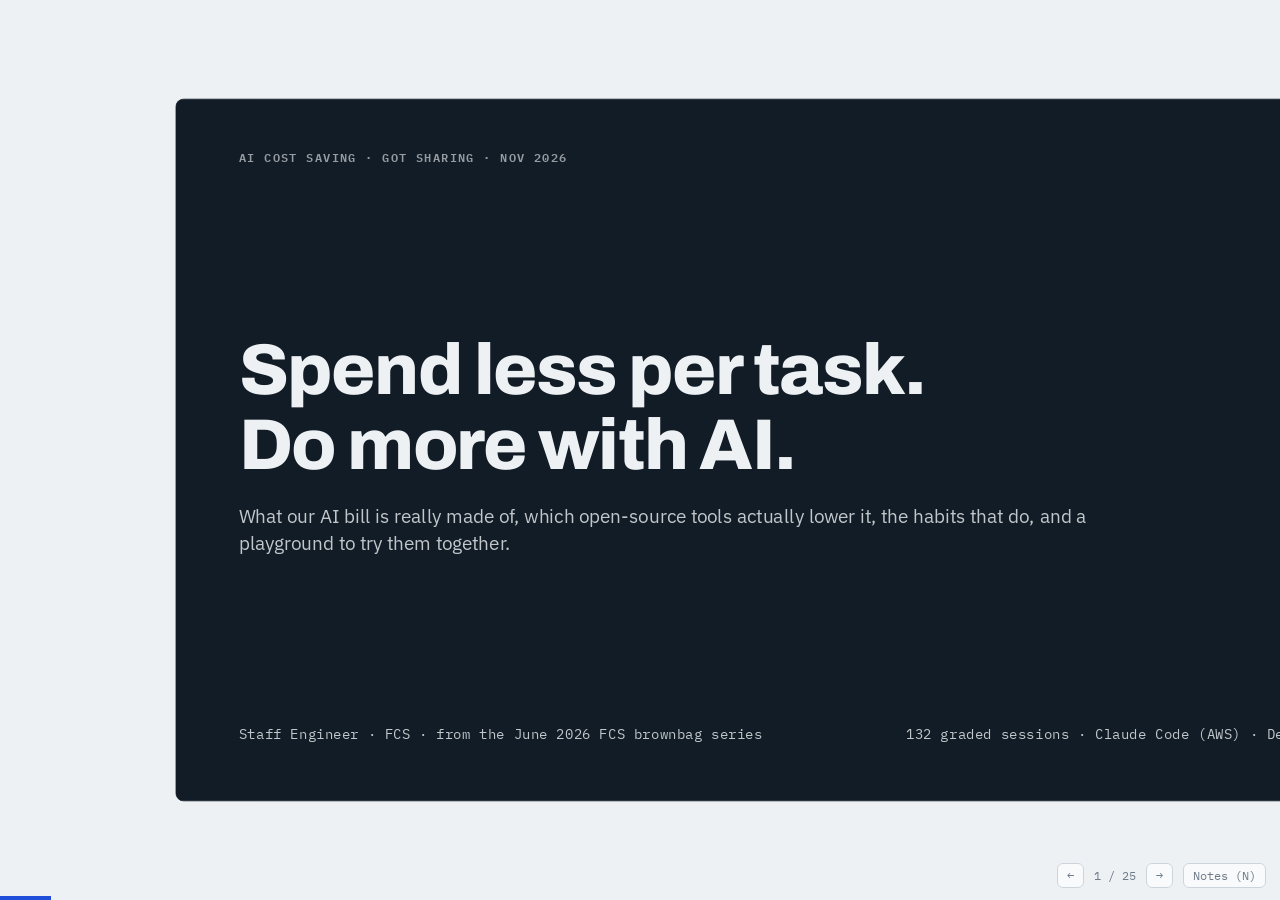
<file: index.html>
<!doctype html><html lang="en"><head><meta charset="utf-8">
<meta http-equiv="refresh" content="0; url=experiments/2026-11-got-sharing/deck/">
<title>cost-saving-ai</title></head><body>
<p><a href="experiments/2026-11-got-sharing/deck/">Open the deck</a> · <a href="https://github.com/ssoya010-hash/cost-saving-ai">Repository</a></p>
</body></html>
</file>
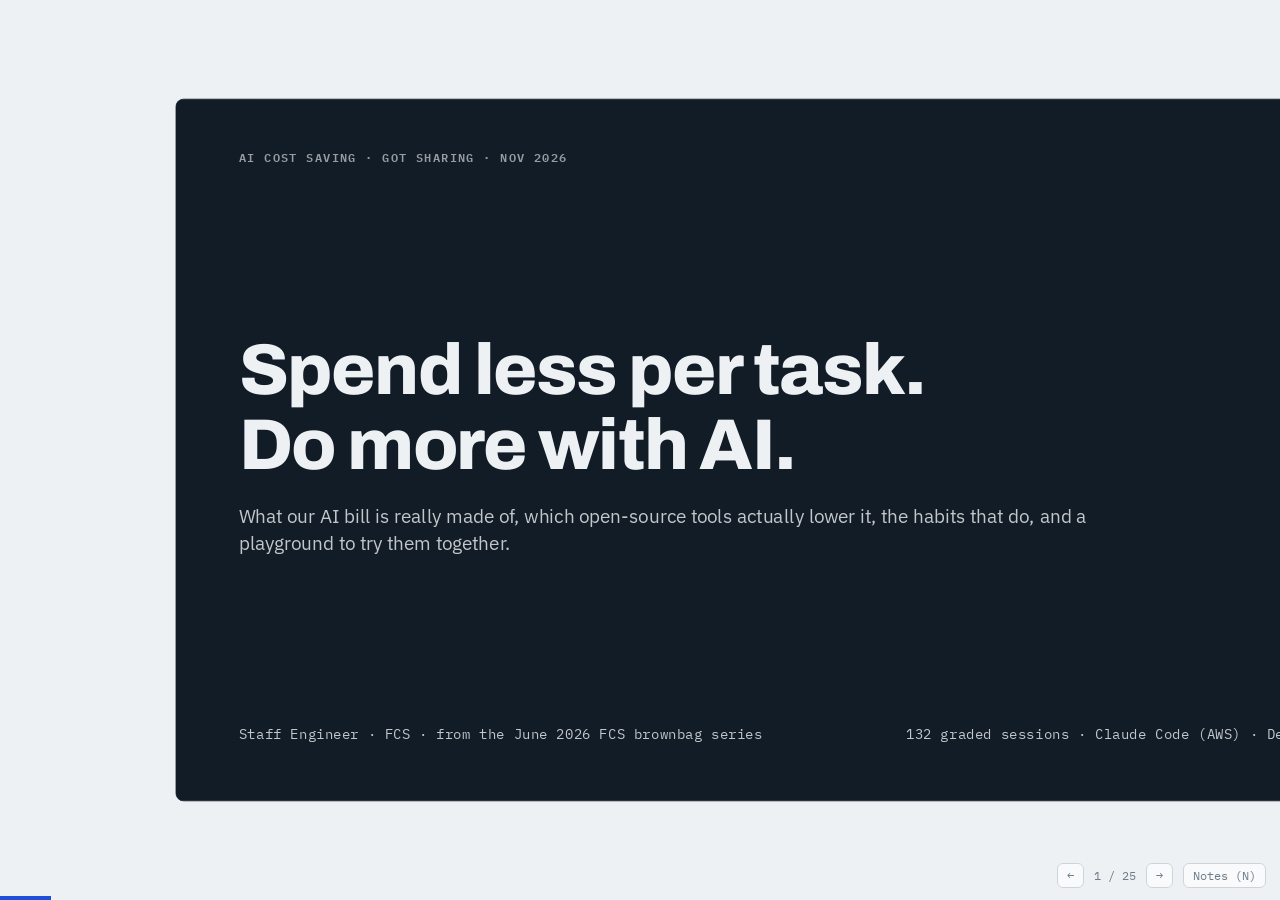
<file: experiments/2026-11-got-sharing/deck/index.html>
<!doctype html>
<html lang="en">
<head>
<meta charset="utf-8">
<meta name="viewport" content="width=device-width,initial-scale=1,viewport-fit=cover">
<title>Spend Less, Do More with AI</title>
<meta name="description" content="AI coding cost saving: what the bill is made of, which tools help, the usage patterns we should adopt, and the playground to try them.">
<link rel="preconnect" href="https://fonts.googleapis.com">
<link rel="preconnect" href="https://fonts.gstatic.com" crossorigin>
<link rel="stylesheet" href="https://fonts.googleapis.com/css2?family=Archivo:wght@500;700;800&family=IBM+Plex+Mono:wght@400;500;600&family=IBM+Plex+Sans:wght@400;500;600;700&display=swap">
<link rel="stylesheet" href="assets/deck.css">
</head>
<body>
<div class="stage"><div class="deck">

<!-- ============================================================ 1. TITLE -->
<section class="slide dark" data-title="Title">
  <p class="eyebrow">AI cost saving · GOT sharing · Nov 2026</p>
  <div class="col" style="margin-top:auto;gap:26px">
    <h1 style="font-size:92px;max-width:1300px">Spend less per task.<br>Do more with AI.</h1>
    <p class="lede" style="max-width:1100px">What our AI bill is really made of, which open-source tools actually lower it,
      the habits that do, and a playground to try them together.</p>
  </div>
  <div class="row" style="margin-top:auto;justify-content:space-between;align-items:flex-end">
    <p class="mono" style="font-size:18px">Staff Engineer · FCS · from the June 2026 FCS brownbag series</p>
    <p class="mono" style="font-size:18px">132 graded sessions · Claude Code (AWS) · Devin (ACU)</p>
  </div>
  <aside class="note">[인사] 오늘은 AI 비용을 줄여서, 같은 분기 한도 안에서 AI를 더 많이 쓰자는 이야기를 하려고 합니다. 결론부터 다음 장에 한 장으로 보여드리겠습니다.</aside>
</section>

<!-- ============================================================ 2. TL;DR -->
<section class="slide" data-title="TL;DR">
  <p class="eyebrow">TL;DR · if you only see one slide</p>
  <h2>Cheaper tasks mean more AI within the same quarterly cap. Habits beat compression tools.</h2>
  <div class="row" style="gap:20px">
    <div class="card grow top-save"><span class="kpi save">−17%</span><span class="kpi-label"><b>Expected</b> Claude Code saving (range 0 to −31%) from habits + 2 tools</span></div>
    <div class="card grow top-save"><span class="kpi save">−8%</span><span class="kpi-label"><b>Expected</b> Devin cloud saving (0 to −16%); Devin CLI ≈ −10%</span></div>
    <div class="card grow top-cost"><span class="kpi cost">72%</span><span class="kpi-label">of our Claude bill is <b>writing new context into the cache</b>, not raw input</span></div>
    <div class="card grow top-good"><span class="kpi good">0</span><span class="kpi-label">extra tokens from our <b>cost-coach</b>: Mac alerts only, never touches the AI</span></div>
  </div>
  <div class="row" style="gap:20px">
    <div class="card grow"><h3>What we found</h3><p>Popular compressors (rtk 86K★, headroom 79K★, caveman 119K★) cut tokens per payload by 60–99%. In our 54-session re-test with their <b>latest versions</b>, none lowered the billed cost (−5% to +63%).</p></div>
    <div class="card grow"><h3>What works</h3><p>Changing <b>what the agent does</b>: fewer turns, smaller and stable context, no cache rebuilds, less code. TokenEconomizer, Ponytail rule, codegraph on big repos.</p></div>
    <div class="card grow"><h3>What we ask</h3><p>Try the <b>playground repo</b>, install cost-coach, and join a GOT-level <b>#ai-playground</b> channel to share results.</p></div>
  </div>
  <div class="foot"><span class="src">Savings are projections from independent benchmarks + our 132 graded sessions (experiments/); to be verified in a pilot.</span><span>2</span></div>
  <aside class="note">[두괄식 요약] 한 장만 보고 가실 분을 위한 요약입니다. 목표는 비용 절감 자체가 아니라, 같은 분기 한도로 AI를 더 많이 쓰는 것입니다. 예상 절감은 Claude 약 17%, Devin 약 8%. 핵심 발견은 별이 많은 압축 도구들이 최신 버전으로 54세션을 다시 재도 실제 청구액을 못 줄이거나 오히려 늘렸다는 것, 그리고 청구액의 72%가 캐시에 새 컨텍스트를 쓰는 비용이라는 것입니다. 마지막으로 플레이그라운드와 채널을 제안드립니다.</aside>
</section>

<!-- ============================================================ 3. WHY -->
<section class="slide" data-title="Why it matters">
  <p class="eyebrow">Why it matters · the quarterly cap</p>
  <h2>Each of us has a quarterly AI budget. Every dollar saved per task is more work done.</h2>
  <div class="row" style="gap:48px;align-items:center;flex:1">
    <div class="col" style="width:520px;gap:18px">
      <p class="lede">Today usage is capped per quarter, roughly <b>$200–1,000 per person</b> depending on role. When the cap runs out, AI work stops until next quarter.</p>
      <p>So the goal is not “spend less”. It is <b>more completed tasks per dollar</b>, so the same cap goes further.</p>
      <div class="callout">−17% cost per task = <span class="mono">+20%</span> more AI work in the same quarter.</div>
    </div>
    <div class="grow">
      <svg viewBox="0 0 860 420" width="100%" role="img" aria-label="Tasks per quarter at different savings levels, illustrative $600 cap">
        <text x="0" y="22" class="ink" font-size="18" font-weight="600">Tasks per quarter with a $600 cap (illustrative, $6 per task today)</text>
        <g class="grid"><line x1="190" y1="50" x2="190" y2="380"/><line x1="395" y1="50" x2="395" y2="380" stroke-dasharray="3 4"/><line x1="600" y1="50" x2="600" y2="380" stroke-dasharray="3 4"/></g>
        <text x="190" y="404" class="m ink3" font-size="14" text-anchor="middle">0</text>
        <text x="395" y="404" class="m ink3" font-size="14" text-anchor="middle">70</text>
        <text x="600" y="404" class="m ink3" font-size="14" text-anchor="middle">140</text>
        <!-- scale: 1 task = 2.93px -->
        <text x="176" y="92" font-size="17" text-anchor="end">Today</text>
        <rect x="190" y="70" width="293" height="34" rx="4" fill="var(--ink-3)"/><text x="493" y="93" class="m ink" font-size="17">100</text>
        <text x="176" y="166" font-size="17" text-anchor="end">−10% (pessimistic)</text>
        <rect x="190" y="144" width="325" height="34" rx="4" fill="var(--save)" opacity=".55"/><text x="525" y="167" class="m ink" font-size="17">111</text>
        <text x="176" y="240" font-size="17" text-anchor="end">−17% (expected)</text>
        <rect x="190" y="218" width="352" height="34" rx="4" fill="var(--save)"/><text x="552" y="241" class="m ink" font-size="17" font-weight="600">120</text>
        <text x="176" y="314" font-size="17" text-anchor="end">−31% (optimistic)</text>
        <rect x="190" y="292" width="425" height="34" rx="4" fill="var(--save)" opacity=".8"/><text x="625" y="315" class="m ink" font-size="17">145</text>
      </svg>
    </div>
  </div>
  <div class="foot"><span class="src">Illustrative: cap and cost per task vary by person. Tasks = cap ÷ cost per task; savings from slide 19.</span><span>3</span></div>
  <aside class="note">[왜 하는가] 지금 AI 사용은 분기별 한도가 있고, 사람마다 대략 200~1000달러 수준입니다. 한도를 다 쓰면 다음 분기까지 AI 작업이 멈춥니다. 그래서 목표는 덜 쓰는 것이 아니라 같은 돈으로 더 많이 끝내는 것입니다. 작업당 비용을 17% 줄이면 같은 한도로 20% 더 많은 작업을 할 수 있습니다. 그래프 숫자는 예시입니다.</aside>
</section>

<!-- ============================================================ 4. JOURNEY -->
<section class="slide" data-title="Our journey">
  <p class="eyebrow">Our journey · since June 2026</p>
  <h2>It started as an FCS brownbag and grew into a measured, shareable playbook.</h2>
  <svg viewBox="0 0 1440 360" width="100%" role="img" aria-label="Timeline from June 2026 brownbag to GOT sharing">
    <line x1="60" y1="120" x2="1380" y2="120" class="axis" stroke-width="3"/>
    <g font-size="17">
      <circle cx="80" cy="120" r="12" fill="var(--ink)"/>
      <text x="80" y="80" class="m ink" text-anchor="middle" font-weight="600">Jun 2026</text>
      <text x="80" y="170" class="ink" text-anchor="middle" font-weight="600">FCS brownbag</text>
      <text x="80" y="196" text-anchor="middle">AI habits &amp; tips</text>
      <text x="80" y="220" text-anchor="middle">inside FCS</text>

      <circle cx="400" cy="120" r="12" fill="var(--ink)"/>
      <text x="400" y="80" class="m ink" text-anchor="middle" font-weight="600">Jul–Oct</text>
      <text x="400" y="170" class="ink" text-anchor="middle" font-weight="600">Cost questions grow</text>
      <text x="400" y="196" text-anchor="middle">quarterly caps, Devin ACU,</text>
      <text x="400" y="220" text-anchor="middle">“does rtk/headroom help?”</text>

      <circle cx="720" cy="120" r="12" fill="var(--accent)"/>
      <text x="720" y="80" class="m ink" text-anchor="middle" font-weight="600">Nov</text>
      <text x="720" y="170" class="ink" text-anchor="middle" font-weight="600">Research + A/B</text>
      <text x="720" y="196" text-anchor="middle">16 tools, 6 independent studies,</text>
      <text x="720" y="220" text-anchor="middle">132 graded billed-cost sessions</text>

      <circle cx="1040" cy="120" r="12" fill="var(--accent)"/>
      <text x="1040" y="80" class="m ink" text-anchor="middle" font-weight="600">Nov</text>
      <text x="1040" y="170" class="ink" text-anchor="middle" font-weight="600">cost-coach</text>
      <text x="1040" y="196" text-anchor="middle">Mac alerts + weekly retro,</text>
      <text x="1040" y="220" text-anchor="middle">zero cost to the AI</text>

      <circle cx="1360" cy="120" r="16" fill="var(--save)"/>
      <text x="1360" y="80" class="m ink" text-anchor="end" font-weight="600">Today</text>
      <text x="1370" y="170" class="ink" text-anchor="end" font-weight="600">GOT sharing</text>
      <text x="1370" y="196" text-anchor="end">playground repo +</text>
      <text x="1370" y="220" text-anchor="end">#ai-playground proposal</text>
    </g>
  </svg>
  <div class="callout" style="margin-top:auto">From “tips we heard” to “numbers we measured”: every claim in this deck links to a source or our own run.</div>
  <div class="foot"><span class="src">Brownbag materials and raw runs: experiments/ in the playground repo.</span><span>4</span></div>
  <aside class="note">[우리의 여정] 이 작업은 올해 6월 FCS 조직 내부 브라운백에서 시작했습니다. 처음엔 AI 사용 팁 공유였는데, 분기 한도와 Devin ACU 이야기가 나오면서 'rtk나 headroom 같은 도구가 정말 비용을 줄이냐'는 질문이 생겼고, 그걸 직접 측정해 보다가 오늘 GOT 공유까지 오게 됐습니다. 핵심은 들은 팁이 아니라 측정한 숫자라는 점입니다.</aside>
</section>

<!-- ============================================================ 5. ACTIVITIES -->
<section class="slide" data-title="Across the company">
  <p class="eyebrow">Across the company · you are not starting from zero</p>
  <h2>Many teams are already working on better AI use. Here is where to find them.</h2>
  <div style="display:grid;grid-template-columns:repeat(3,1fr);gap:20px">
    <div class="card"><span class="pill info">Channel</span><h3>[#channel-name]</h3><p>[One line: what is shared here, e.g. AI tips &amp; prompts]</p></div>
    <div class="card"><span class="pill info">Channel</span><h3>[#channel-name]</h3><p>[One line: e.g. Devin usage &amp; announcements]</p></div>
    <div class="card"><span class="pill info">Channel</span><h3>[#channel-name]</h3><p>[One line: e.g. Claude Code / agent harness help]</p></div>
    <div class="card top-good"><span class="pill good">EE tool</span><h3>[EE AI harness coach]</h3><p>[One line: what the EE coach does and where to get it]</p></div>
    <div class="card"><span class="pill warn">Tips</span><h3>[Tips page / wiki]</h3><p>[One line: curated prompts, rules, AGENTS.md examples]</p></div>
    <div class="card top-save"><span class="pill info">This work</span><h3>cost-saving-ai</h3><p>Research, cost-coach and a playground for cost tools. Links on slide 20.</p></div>
  </div>
  <div class="foot"><span class="src">Placeholders: fill from community/CHANNELS.md in the playground repo before presenting.</span><span>5</span></div>
  <aside class="note">[사내 활동] 이미 여러 팀이 AI를 잘 쓰기 위한 활동을 하고 있습니다. 채널들, EE에서 만든 AI 하네스 코치 도구, 팁 모음이 있습니다. 오늘 이야기는 이것들을 대체하는 게 아니라 비용 관점에서 하나를 더 보태는 것입니다. (발표 전 채널명과 도구명 채우기: community/CHANNELS.md)</aside>
</section>

<!-- ============================================================ 6. FLOW (anchor) -->
<section class="slide" data-title="Where tools act">
  <p class="eyebrow">The AI usage flow · where each tool acts</p>
  <h2>Every tool plugs into one step of the loop. Only some steps drive the bill.</h2>
  <svg viewBox="0 0 1440 560" width="100%" role="img" aria-label="AI usage loop with tools placed on each step and colored by billed effect">
    <defs><marker id="ar" viewBox="0 0 10 10" refX="9" refY="5" markerWidth="8" markerHeight="8" orient="auto-start-reverse"><path d="M0,0 L10,5 L0,10z" fill="var(--ink-3)"/></marker></defs>
    <!-- stages -->
    <g font-size="20" font-weight="650">
      <rect x="20" y="220" width="200" height="96" rx="12" fill="var(--ink)"/><text x="120" y="262" text-anchor="middle" fill="var(--paper)">① Prompt</text><text x="120" y="290" text-anchor="middle" fill="var(--paper)" font-size="15" font-weight="400">you → agent</text>
      <rect x="300" y="220" width="220" height="96" rx="12" fill="var(--ink)"/><text x="410" y="262" text-anchor="middle" fill="var(--paper)">② Agent turn</text><text x="410" y="290" text-anchor="middle" fill="var(--paper)" font-size="15" font-weight="400">plan, loop, retry</text>
      <rect x="600" y="220" width="220" height="96" rx="12" fill="var(--ink)"/><text x="710" y="262" text-anchor="middle" fill="var(--paper)">③ Tool calls</text><text x="710" y="290" text-anchor="middle" fill="var(--paper)" font-size="15" font-weight="400">read, grep, shell</text>
      <rect x="900" y="220" width="240" height="96" rx="12" fill="var(--ink)"/><text x="1020" y="262" text-anchor="middle" fill="var(--paper)">④ Model + cache</text><text x="1020" y="290" text-anchor="middle" fill="var(--paper)" font-size="15" font-weight="400">context re-sent each call</text>
      <rect x="1220" y="220" width="200" height="96" rx="12" fill="var(--ink)"/><text x="1320" y="262" text-anchor="middle" fill="var(--paper)">⑤ Output</text><text x="1320" y="290" text-anchor="middle" fill="var(--paper)" font-size="15" font-weight="400">reasoning + code</text>
    </g>
    <g stroke="var(--ink-3)" stroke-width="2.5" fill="none" marker-end="url(#ar)">
      <line x1="222" y1="268" x2="296" y2="268"/><line x1="522" y1="268" x2="596" y2="268"/>
      <line x1="822" y1="268" x2="896" y2="268"/><line x1="1142" y1="268" x2="1216" y2="268"/>
      <path d="M1320 318 C1320 400, 410 400, 410 320"/>
    </g>
    <text x="865" y="410" class="ink3" font-size="15" text-anchor="middle">next call: the whole context again</text>
    <!-- tool chips: top row -->
    <g font-size="16">
      <rect x="20" y="40" width="200" height="120" rx="10" fill="var(--good-bg)" stroke="var(--good)"/>
      <text x="36" y="70" class="ink" font-weight="650">cost-coach</text><text x="36" y="96">alerts on empty</text><text x="36" y="118">prompts, cache expiry</text><text x="36" y="140" class="m" fill="var(--good)">0 tokens added</text>
      <rect x="300" y="40" width="220" height="120" rx="10" fill="var(--good-bg)" stroke="var(--good)"/>
      <text x="316" y="70" class="ink" font-weight="650">TokenEconomizer</text><text x="316" y="96">stops failure loops,</text><text x="316" y="118">prunes unused tools</text><text x="316" y="140" class="m" fill="var(--good)">−18 to −31%*</text>
      <rect x="600" y="40" width="220" height="120" rx="10" fill="var(--warn-bg)" stroke="var(--warn)"/>
      <text x="616" y="70" class="ink" font-weight="650">codegraph · serena</text><text x="616" y="96">1 graph query instead</text><text x="616" y="118">of grep → read → read</text><text x="616" y="140" class="m" fill="var(--warn)">−16% big repos · +5–28% ours</text>
      <rect x="900" y="40" width="240" height="120" rx="10" fill="var(--cost-bg)" stroke="var(--cost)"/>
      <text x="916" y="70" class="ink" font-weight="650">headroom (proxy)</text><text x="916" y="96">rewrites old context</text><text x="916" y="118">→ breaks the cache</text><text x="916" y="140" class="m" fill="var(--cost)">±2% cache mode · +61% token</text>
      <rect x="1220" y="40" width="200" height="120" rx="10" fill="var(--good-bg)" stroke="var(--good)"/>
      <text x="1236" y="70" class="ink" font-weight="650">Ponytail rule</text><text x="1236" y="96">smallest change,</text><text x="1236" y="118">less code written</text><text x="1236" y="140" class="m" fill="var(--good)">−10% ext. · ours n=1 mixed</text>
    </g>
    <g font-size="16">
      <rect x="600" y="440" width="220" height="100" rx="10" fill="var(--cost-bg)" stroke="var(--cost)"/>
      <text x="616" y="470" class="ink" font-weight="650">rtk · context-mode</text><text x="616" y="494">shrink shell output</text><text x="616" y="518" class="m" fill="var(--cost)">−5 to +17% (rtk)</text>
      <rect x="1220" y="440" width="200" height="100" rx="10" fill="var(--cost-bg)" stroke="var(--cost)"/>
      <text x="1236" y="470" class="ink" font-weight="650">caveman</text><text x="1236" y="494">terse prose only</text><text x="1236" y="518" class="m" fill="var(--cost)">−1 to +63%</text>
    </g>
    <g stroke-width="1.5" stroke-dasharray="4 4" stroke="var(--ink-3)">
      <line x1="120" y1="160" x2="120" y2="220"/><line x1="410" y1="160" x2="410" y2="220"/><line x1="710" y1="160" x2="710" y2="220"/>
      <line x1="1020" y1="160" x2="1020" y2="220"/><line x1="1320" y1="160" x2="1320" y2="220"/>
      <line x1="710" y1="318" x2="710" y2="440"/><line x1="1320" y1="318" x2="1320" y2="440"/>
    </g>
  </svg>
  <div class="row" style="gap:28px;font-size:16px;margin-top:-6px">
    <span class="pill good">lowers billed cost</span><span class="pill warn">depends on workload</span><span class="pill bad">can raise billed cost</span>
    <span class="tag">numbers = change in billed $, not tokens · * authors’ paper</span>
  </div>
  <div class="foot"><span class="src">Sources: JetBrains, Quesma, Codepointer, TokenEconomizer arXiv 2610.22732, codegraph #1393, our v1 + v2 A/B (132 graded sessions).</span><span>6</span></div>
  <aside class="note">[핵심 앵커 슬라이드] 오늘 발표의 지도입니다. AI를 쓰는 흐름은 프롬프트, 에이전트 턴, 도구 호출, 모델과 캐시, 출력의 다섯 단계이고, 출력이 끝나면 전체 컨텍스트를 다시 보내며 반복합니다. 각 도구가 어느 단계에 붙는지와 실제 청구액 변화를 색으로 표시했습니다. 초록은 줄어든 것, 주황은 상황에 따라, 빨강은 오히려 늘어날 수 있는 것입니다. 행동을 바꾸는 도구는 초록, 텍스트를 압축하는 도구는 주황이나 빨강이라는 점을 기억해 주세요.</aside>
</section>

<section class="slide cat" data-title="Tool catalog A">
  <style>.cat ul.clean li{font-size:14.5px;line-height:1.3;padding-left:14px}.cat ul.clean li::before{width:7px;top:.6em}</style>
  <p class="eyebrow">Tool catalog · GitHub, stars, pros &amp; cons</p>
  <h2 style="font-size:38px">Tools that change what the agent does (and one that did not)</h2>
  <div style="display:grid;grid-template-columns:1fr 1fr;gap:14px;flex:1">
    <div class="card top-good" style="gap:6px;padding:16px 20px">
      <div class="row" style="justify-content:space-between;align-items:baseline;gap:10px"><h3 style="font-size:21px">TokenEconomizer <span class="tag">★ 5.6K · plugin</span></h3><span class="pill good">pilot first</span></div>
      <span class="mono" style="font-size:13px;color:var(--accent)">github.com/microsoft/TokenEconomizer</span>
      <p style="font-size:15.5px;line-height:1.35"><b>What:</b> Controller that learns repo facts, prunes unused tools, stops failure loops.</p>
      <div class="row" style="gap:14px">
        <div class="col grow" style="gap:2px"><span class="tag" style="color:var(--good)">PROS</span><ul class="clean" style="gap:2px"><li>−18 to −31% billed cost, 579 tasks</li><li>Pass@1 up in 4 of 5 setups</li><li>No proxy, no telemetry</li></ul></div>
        <div class="col grow" style="gap:2px"><span class="tag" style="color:var(--cost)">CONS</span><ul class="clean" style="gap:2px"><li>Authors’ own paper, 1 month old</li><li>First ~5 tasks per repo cost more</li><li>Not usable in Devin cloud</li></ul></div>
      </div>
    </div><div class="card top-good" style="gap:6px;padding:16px 20px">
      <div class="row" style="justify-content:space-between;align-items:baseline;gap:10px"><h3 style="font-size:21px">Ponytail <span class="tag">★ 188K · skill</span></h3><span class="pill good">use as rule</span></div>
      <span class="mono" style="font-size:13px;color:var(--accent)">github.com/DietrichGebert/ponytail</span>
      <p style="font-size:15.5px;line-height:1.35"><b>What:</b> “Laziest senior dev”: smallest change, reuse, no speculative code.</p>
      <div class="row" style="gap:14px">
        <div class="col grow" style="gap:2px"><span class="tag" style="color:var(--good)">PROS</span><ul class="clean" style="gap:2px"><li>−10.3% cost, p=0.004 (JetBrains)</li><li>Works anywhere as a text rule</li><li>Pass rate held</li></ul></div>
        <div class="col grow" style="gap:2px"><span class="tag" style="color:var(--cost)">CONS</span><ul class="clean" style="gap:2px"><li>More missed tests/docs (27 vs 17)</li><li>Ours n=1: +29 / +6 / −6%</li><li>Trojan clone on a marketplace</li></ul></div>
      </div>
    </div><div class="card top-warn" style="gap:6px;padding:16px 20px">
      <div class="row" style="justify-content:space-between;align-items:baseline;gap:10px"><h3 style="font-size:21px">codegraph <span class="tag">★ 77K · MCP</span></h3><span class="pill warn">large repos</span></div>
      <span class="mono" style="font-size:13px;color:var(--accent)">github.com/colbymchenry/codegraph</span>
      <p style="font-size:15.5px;line-height:1.35"><b>What:</b> Pre-built code graph; one query instead of grep → read → read.</p>
      <div class="row" style="gap:14px">
        <div class="col grow" style="gap:2px"><span class="tag" style="color:var(--good)">PROS</span><ul class="clean" style="gap:2px"><li>−16% cost on large repos</li><li>File reads −76%</li><li>Works in Devin via MCP</li></ul></div>
        <div class="col grow" style="gap:2px"><span class="tag" style="color:var(--cost)">CONS</span><ul class="clean" style="gap:2px"><li>Ours +5 / +28 / +7% on a small repo</li><li>Agents often bypass it</li><li>Telemetry on; auto-allow perms</li></ul></div>
      </div>
    </div><div class="card top-cost" style="gap:6px;padding:16px 20px">
      <div class="row" style="justify-content:space-between;align-items:baseline;gap:10px"><h3 style="font-size:21px">serena <span class="tag">★ 31K · MCP</span></h3><span class="pill bad">avoid for cost</span></div>
      <span class="mono" style="font-size:13px;color:var(--accent)">github.com/oraios/serena</span>
      <p style="font-size:15.5px;line-height:1.35"><b>What:</b> LSP-based symbol search and editing tools.</p>
      <div class="row" style="gap:14px">
        <div class="col grow" style="gap:2px"><span class="tag" style="color:var(--good)">PROS</span><ul class="clean" style="gap:2px"><li>Precise symbol-level navigation</li><li>Many languages via LSP</li><li>Liked by power users</li></ul></div>
        <div class="col grow" style="gap:2px"><span class="tag" style="color:var(--cost)">CONS</span><ul class="clean" style="gap:2px"><li>Raised pooled cost (MS paper)</li><li>~24K tokens of tool schema</li><li>Past critical RCE (patched)</li></ul></div>
      </div>
    </div>
  </div>
  <div class="foot"><span class="src">Stars: GitHub API 2026-11-11. Billed-cost figures: our v2 re-test + JetBrains, Quesma, Codepointer, MS paper. Full survey: research/tool-survey.md</span><span>7</span></div>
  <aside class="note">[도구 카탈로그 A] 각 도구의 GitHub 주소, 별 수, 무엇인지, 장단점입니다. 위의 세 개는 에이전트의 행동을 바꾸는 도구로, TokenEconomizer는 실패 루프와 불필요한 도구를 정리하고, Ponytail은 코드를 덜 쓰게 하고, codegraph는 탐색을 줄입니다. serena도 같은 계열이지만 마이크로소프트 논문에서 오히려 비용을 늘린 유일한 도구였습니다.</aside>
</section>

<section class="slide cat" data-title="Tool catalog B">
  <style>.cat ul.clean li{font-size:14.5px;line-height:1.3;padding-left:14px}.cat ul.clean li::before{width:7px;top:.6em}</style>
  <p class="eyebrow">Tool catalog · GitHub, stars, pros &amp; cons</p>
  <h2 style="font-size:38px">Tools that compress text: very popular, no billed saving</h2>
  <div style="display:grid;grid-template-columns:1fr 1fr;gap:14px;flex:1">
    <div class="card top-cost" style="gap:6px;padding:16px 20px">
      <div class="row" style="justify-content:space-between;align-items:baseline;gap:10px"><h3 style="font-size:21px">rtk <span class="tag">★ 86K · hook</span></h3><span class="pill bad">not a cost tool</span></div>
      <span class="mono" style="font-size:13px;color:var(--accent)">github.com/rtk-ai/rtk</span>
      <p style="font-size:15.5px;line-height:1.35"><b>What:</b> Rewrites shell commands (git, ls, find) and filters their output.</p>
      <div class="row" style="gap:14px">
        <div class="col grow" style="gap:2px"><span class="tag" style="color:var(--good)">PROS</span><ul class="clean" style="gap:2px"><li>git log output −58–94%</li><li><10 ms, single binary</li><li>Telemetry now opt-in</li></ul></div>
        <div class="col grow" style="gap:2px"><span class="tag" style="color:var(--cost)">CONS</span><ul class="clean" style="gap:2px"><li>Billed −5 to +9% (ours), +7.6% (JetBrains)</li><li>Lossy output → retries, Pass@1 −1–2 pt</li><li>Bash only, not Read/Grep</li></ul></div>
      </div>
    </div><div class="card top-cost" style="gap:6px;padding:16px 20px">
      <div class="row" style="justify-content:space-between;align-items:baseline;gap:10px"><h3 style="font-size:21px">headroom <span class="tag">★ 79K · proxy</span></h3><span class="pill bad">avoid</span></div>
      <span class="mono" style="font-size:13px;color:var(--accent)">github.com/headroomlabs-ai/headroom</span>
      <p style="font-size:15.5px;line-height:1.35"><b>What:</b> Local proxy that compresses JSON, logs and code in every request.</p>
      <div class="row" style="gap:14px">
        <div class="col grow" style="gap:2px"><span class="tag" style="color:var(--good)">PROS</span><ul class="clean" style="gap:2px"><li>Strong on JSON/RAG API apps</li><li>Accuracy suite holds</li><li>Cache mode is now default</li></ul></div>
        <div class="col grow" style="gap:2px"><span class="tag" style="color:var(--cost)">CONS</span><ul class="clean" style="gap:2px"><li>Billed ±2% (cache), +61% (token mode)</li><li>Sees API keys + prompts; keys in cleartext</li><li>Cannot sit in front of Devin</li></ul></div>
      </div>
    </div><div class="card top-cost" style="gap:6px;padding:16px 20px">
      <div class="row" style="justify-content:space-between;align-items:baseline;gap:10px"><h3 style="font-size:21px">caveman <span class="tag">★ 119K · skill + proxy</span></h3><span class="pill bad">costs more</span></div>
      <span class="mono" style="font-size:13px;color:var(--accent)">github.com/JuliusBrussee/caveman</span>
      <p style="font-size:15.5px;line-height:1.35"><b>What:</b> Terse answer style; v4 adds compression proxy and cloud router.</p>
      <div class="row" style="gap:14px">
        <div class="col grow" style="gap:2px"><span class="tag" style="color:var(--good)">PROS</span><ul class="clean" style="gap:2px"><li>Shorter, easier answers</li><li>Quality unchanged (p=0.82)</li><li>Skill part runs anywhere</li></ul></div>
        <div class="col grow" style="gap:2px"><span class="tag" style="color:var(--cost)">CONS</span><ul class="clean" style="gap:2px"><li>Ours +46 / −1 / +63%</li><li>Re-fetches compressed text 11–14×</li><li>Telemetry on; Auto sends prompts</li></ul></div>
      </div>
    </div><div class="card " style="gap:6px;padding:16px 20px">
      <div class="row" style="justify-content:space-between;align-items:baseline;gap:10px"><h3 style="font-size:21px">context-mode <span class="tag">★ 34K · MCP + hooks</span></h3><span class="pill info">unproven</span></div>
      <span class="mono" style="font-size:13px;color:var(--accent)">github.com/mksglu/context-mode</span>
      <p style="font-size:15.5px;line-height:1.35"><b>What:</b> Keeps big tool output in a local sandbox; the agent searches it.</p>
      <div class="row" style="gap:14px">
        <div class="col grow" style="gap:2px"><span class="tag" style="color:var(--good)">PROS</span><ul class="clean" style="gap:2px"><li>93–99% fewer output bytes per call</li><li>Local, zero telemetry (plugin)</li><li>HN-popular</li></ul></div>
        <div class="col grow" style="gap:2px"><span class="tag" style="color:var(--cost)">CONS</span><ul class="clean" style="gap:2px"><li>No billed-cost evidence</li><li>Hook conflicts, hangs reported</li><li>ELv2 (source-available)</li></ul></div>
      </div>
    </div>
  </div>
  <div class="foot"><span class="src">Stars: GitHub API 2026-11-11. Billed-cost figures: our v2 re-test + JetBrains, Quesma, Codepointer, MS paper. Full survey: research/tool-survey.md</span><span>8</span></div>
  <aside class="note">[도구 카탈로그 B] 텍스트를 압축하는 도구들입니다. 별은 가장 많지만 저희 재검증과 외부 연구 모두에서 청구액을 줄이지 못했습니다. 각 카드의 장점은 사실입니다. 다만 장점이 토큰 압축률이고, 단점이 청구액과 품질이라는 점을 봐 주세요.</aside>
</section>

<!-- ============================================================ 7. TOOL ANATOMY -->
<section class="slide" data-title="Tool anatomy">
  <p class="eyebrow">Tool anatomy · what each tool is made of</p>
  <h2>Each tool is a hook, a skill, an MCP server or a proxy. That decides what it can change and where it runs.</h2>
  <table class="t" style="font-size:15px">
    <tr><th style="width:12%">Tool</th><th style="width:22%">Parts (how it plugs in)</th><th style="width:20%">What it changes</th><th style="width:17%">Data &amp; security</th><th>Claude Code</th><th>Devin CLI</th><th>Devin cloud</th></tr>
    <tr><td><b>cost-coach</b></td><td>4 hooks + background worker + launchd retro</td><td>Nothing for the AI; Mac alerts to you</td><td>Local only</td><td><span class="pill good">yes</span></td><td><span class="pill good">yes</span></td><td><span class="pill bad">no</span> log ACU</td></tr>
    <tr><td><b>TokenEconomizer</b></td><td>Claude Code plugin: hooks, learned repo facts, tool deny rules, loop judge (<span class="mono">claude -p</span>)</td><td>Which tools exist, failure loops, repeated discovery</td><td>No telemetry; writes settings.local.json</td><td><span class="pill good">yes</span></td><td><span class="pill info">unverified</span></td><td><span class="pill bad">no</span></td></tr>
    <tr><td><b>Ponytail</b></td><td>Skill (SKILL.md) + hook</td><td>How much code the agent writes</td><td>Trojan clone seen; official repo only</td><td><span class="pill good">yes</span></td><td><span class="pill good">yes</span></td><td><span class="pill good">yes</span> as rule</td></tr>
    <tr><td><b>codegraph</b></td><td>MCP server + local index + CLAUDE.md block + prompt hook</td><td>How the agent searches code</td><td>Telemetry on; auto-allow permissions</td><td><span class="pill good">yes</span></td><td><span class="pill good">yes</span></td><td><span class="pill good">yes</span> MCP</td></tr>
    <tr><td><b>rtk</b></td><td>Rust binary + PreToolUse hook rewriting shell commands</td><td>Shell output size (lossy)</td><td>3 CVEs (fixed); BUSL engine</td><td><span class="pill good">yes</span></td><td><span class="pill good">yes</span></td><td><span class="pill warn">partly</span> hooks best-effort</td></tr>
    <tr><td><b>headroom</b></td><td>Local HTTP proxy in front of the API (+ MCP)</td><td>Rewrites every request to the model</td><td><b>Sees API keys + prompts</b>; telemetry on</td><td><span class="pill warn">partly</span> risky</td><td><span class="pill bad">no</span></td><td><span class="pill bad">no</span></td></tr>
    <tr><td><b>caveman</b></td><td>Style skill + compression proxy + recovery MCP + cloud router</td><td>Answer style; compresses tool output</td><td>Telemetry on; Auto sends prompts to cloud</td><td><span class="pill good">yes</span></td><td><span class="pill warn">partly</span> skill only</td><td><span class="pill warn">partly</span> skill only</td></tr>
    <tr><td><b>context-mode</b></td><td>MCP + hooks + local SQLite sandbox</td><td>Keeps big tool output out of context</td><td>ELv2 license; hook conflicts</td><td><span class="pill good">yes</span></td><td><span class="pill warn">partly</span></td><td><span class="pill warn">partly</span> MCP</td></tr>
  </table>
  <div class="callout" style="font-size:20px">Hooks and proxies only work where the agent runs on your Mac. Devin cloud accepts text (AGENTS.md, skills) and MCP.</div>
  <div class="foot"><span class="src">Sources: each repo’s README / installer, docs.devin.ai (plugins, hooks), security check 2026-11-11 (research/tool-survey.md).</span><span>9</span></div>
  <aside class="note">[도구 해부] 도구마다 어떤 부품으로 이뤄졌는지 보여드립니다. 훅, 스킬, MCP 서버, 프록시 네 가지 형태가 있고, 이 형태가 무엇을 바꿀 수 있는지와 어디서 돌 수 있는지를 결정합니다. 훅과 프록시는 내 Mac에서 에이전트가 돌 때만 동작하고, Devin 클라우드에는 AGENTS.md 같은 텍스트와 MCP만 들어갑니다.</aside>
</section>

<!-- ============================================================ 7. FIRST PRINCIPLES -->
<section class="slide" data-title="What the bill is">
  <p class="eyebrow">First principles · what the bill is made of</p>
  <h2>72% of the bill is writing new context into the cache. Old context is already 90% off.</h2>
  <div class="col" style="gap:14px">
    <svg viewBox="0 0 1440 120" width="100%" role="img" aria-label="Claude bill breakdown: cache write 72%, output 14%, cache read 14%">
      <rect x="0" y="10" width="1032" height="70" rx="6" fill="var(--cost)"/>
      <rect x="1036" y="10" width="200" height="70" fill="var(--save)"/>
      <rect x="1240" y="10" width="200" height="70" rx="6" fill="var(--ink-3)"/>
      <text x="24" y="54" fill="#fff" font-size="22" font-weight="650">Cache write 72% · new context at 1.25–2× price</text>
      <text x="1052" y="54" fill="#fff" font-size="20" font-weight="600">Output 14% · 5×</text>
      <text x="1256" y="54" fill="#fff" font-size="20" font-weight="600">Read 14% · 0.1×</text>
      <text x="0" y="110" class="ink3" font-size="15">90 Claude Code sessions, 3 days, priced per API call (cost-coach). Uncached input ≈ 0%. Cache hit 89%.</text>
    </svg>
  </div>
  <div class="row" style="gap:20px">
    <div class="card grow"><span class="tag">ATOM 1</span><h3>Calls (turns × tool calls)</h3><p>Each call re-sends the whole context. Fewer turns and loops cut everything.</p></div>
    <div class="card grow"><span class="tag">ATOM 2</span><h3>New context</h3><p>Every new file, log or tool result is written to cache once at 1.25–2×.</p></div>
    <div class="card grow top-cost"><span class="tag">ATOM 3</span><h3>Cache rebuilds</h3><p>A lost prefix is re-written in full. <b>$66 of $185</b> on one Mac in one week.</p></div>
    <div class="card grow"><span class="tag">ATOM 4</span><h3>Output</h3><p>Reasoning + code at 5×. Prose is a small part; less code is the lever.</p></div>
  </div>
  <div class="callout">Five whys, root cause: tools optimise tokens per payload; the bill is driven by calls × new context, rebuilds and output.</div>
  <div class="foot"><span class="src">Claude pricing: write 1.25× (5 min) / 2× (1 h), read 0.1×, output 5× input. Devin CLI: 0.4 ACU per 1M input tokens, also cached.</span><span>10</span></div>
  <aside class="note">[1원리] 청구액을 쪼개 보면 72%가 캐시에 새 컨텍스트를 쓰는 비용입니다. 이미 캐시된 옛 컨텍스트는 0.1배라 거의 공짜입니다. 그래서 청구액을 움직이는 원자는 네 가지입니다: 호출 수, 새로 읽는 컨텍스트, 캐시 재작성, 출력. 특히 캐시 재작성은 제 Mac에서만 한 주에 185달러 중 66달러였습니다. 5 Whys로 내려가면 근본 원인은, 도구는 응답당 토큰을 줄이는데 청구액은 행동이 결정한다는 것입니다.</aside>
</section>

<!-- ============================================================ ARCHITECTURE -->
<section class="slide" data-title="Architecture">
  <p class="eyebrow">Architecture · why a tool works in one and not the other</p>
  <h2>Where the agent and the model call run decides what we can plug in. That is why headroom cannot help Devin.</h2>
  <svg viewBox="0 0 1440 560" width="100%" role="img" aria-label="Claude Code runs on your Mac and calls the model through AWS; Devin runs on Cognition's cloud and calls the model through Cognition's gateway">
    <defs><marker id="ar2" viewBox="0 0 10 10" refX="9" refY="5" markerWidth="8" markerHeight="8" orient="auto"><path d="M0,0 L10,5 L0,10z" fill="var(--ink-3)"/></marker></defs>
    <!-- Claude Code lane -->
    <text x="0" y="28" class="ink" font-size="20" font-weight="700">Claude Code (AWS)</text>
    <rect x="0" y="44" width="760" height="200" rx="14" fill="var(--accent-bg)" stroke="var(--accent)" stroke-dasharray="6 5"/>
    <text x="16" y="70" class="m" font-size="14" fill="var(--accent)">YOUR MAC: you control everything here</text>
    <rect x="24" y="96" width="190" height="120" rx="10" fill="var(--ink)"/><text x="119" y="150" text-anchor="middle" fill="var(--paper)" font-size="19" font-weight="650">Claude Code</text><text x="119" y="176" text-anchor="middle" fill="var(--paper)" font-size="14">agent loop</text>
    <rect x="250" y="88" width="230" height="40" rx="8" fill="var(--good-bg)" stroke="var(--good)"/><text x="365" y="114" text-anchor="middle" font-size="15" class="ink">hooks · skills · MCP ✓</text>
    <rect x="250" y="140" width="230" height="40" rx="8" fill="var(--good-bg)" stroke="var(--good)"/><text x="365" y="166" text-anchor="middle" font-size="15" class="ink">cost-coach · TokenEconomizer ✓</text>
    <rect x="530" y="96" width="200" height="120" rx="10" fill="var(--cost-bg)" stroke="var(--cost)"/><text x="630" y="140" text-anchor="middle" font-size="17" font-weight="650" class="ink">headroom proxy</text><text x="630" y="164" text-anchor="middle" font-size="14">localhost:8787</text><text x="630" y="188" text-anchor="middle" font-size="14">rewrites requests</text>
    <line x1="214" y1="200" x2="526" y2="200" stroke="var(--ink-3)" stroke-width="2.5" marker-end="url(#ar2)"/>
    <text x="370" y="232" text-anchor="middle" font-size="13" class="m ink3">ANTHROPIC_BASE_URL → proxy</text>
    <rect x="1000" y="96" width="420" height="120" rx="10" fill="var(--ink)"/><text x="1210" y="146" text-anchor="middle" fill="var(--paper)" font-size="19" font-weight="650">AWS (Bedrock) · Claude model</text><text x="1210" y="174" text-anchor="middle" fill="var(--paper)" font-size="14">prompt cache · billed per token</text>
    <line x1="730" y1="156" x2="996" y2="156" stroke="var(--ink-3)" stroke-width="2.5" marker-end="url(#ar2)"/>
    <text x="865" y="144" text-anchor="middle" font-size="13" class="m ink3">model call leaves your Mac</text>
    <!-- Devin lane -->
    <text x="0" y="300" class="ink" font-size="20" font-weight="700">Devin (ACU)</text>
    <rect x="0" y="316" width="430" height="220" rx="14" fill="var(--accent-bg)" stroke="var(--accent)" stroke-dasharray="6 5"/>
    <text x="16" y="342" class="m" font-size="14" fill="var(--accent)">YOUR MAC</text>
    <rect x="24" y="360" width="180" height="70" rx="10" fill="var(--ink)"/><text x="114" y="401" text-anchor="middle" fill="var(--paper)" font-size="17" font-weight="650">Devin CLI</text>
    <rect x="24" y="448" width="180" height="70" rx="10" fill="var(--sheet)" stroke="var(--ink-3)"/><text x="114" y="478" text-anchor="middle" font-size="15" class="ink">browser / Slack</text><text x="114" y="500" text-anchor="middle" font-size="13">(cloud sessions)</text>
    <rect x="220" y="372" width="196" height="44" rx="8" fill="var(--good-bg)" stroke="var(--good)"/><text x="318" y="399" text-anchor="middle" font-size="14" class="ink">hooks · skills · MCP ✓</text>
    <rect x="530" y="316" width="890" height="220" rx="14" fill="var(--sheet)" stroke="var(--ink-3)" stroke-dasharray="6 5"/>
    <text x="546" y="342" class="m ink3" font-size="14">COGNITION CLOUD: we cannot install a proxy here</text>
    <rect x="560" y="372" width="250" height="140" rx="10" fill="var(--ink)"/><text x="685" y="420" text-anchor="middle" fill="var(--paper)" font-size="17" font-weight="650">Devin cloud agent</text><text x="685" y="446" text-anchor="middle" fill="var(--paper)" font-size="14">runs in a VM</text><text x="685" y="472" text-anchor="middle" fill="var(--paper)" font-size="13">AGENTS.md · skills · MCP ✓</text>
    <rect x="880" y="372" width="240" height="140" rx="10" fill="var(--ink)"/><text x="1000" y="426" text-anchor="middle" fill="var(--paper)" font-size="17" font-weight="650">Cognition gateway</text><text x="1000" y="452" text-anchor="middle" fill="var(--paper)" font-size="14">routes + meters ACU</text>
    <rect x="1180" y="372" width="220" height="140" rx="10" fill="var(--ink)"/><text x="1290" y="430" text-anchor="middle" fill="var(--paper)" font-size="17" font-weight="650">Model</text><text x="1290" y="456" text-anchor="middle" fill="var(--paper)" font-size="14">Opus 4.6</text>
    <path d="M204 395 C 400 280, 760 300, 876 400" fill="none" stroke="var(--ink-3)" stroke-width="2.5" marker-end="url(#ar2)"/>
    <line x1="204" y1="483" x2="556" y2="483" stroke="var(--ink-3)" stroke-width="2.5" marker-end="url(#ar2)"/>
    <line x1="810" y1="442" x2="876" y2="442" stroke="var(--ink-3)" stroke-width="2.5" marker-end="url(#ar2)"/>
    <line x1="1120" y1="442" x2="1176" y2="442" stroke="var(--ink-3)" stroke-width="2.5" marker-end="url(#ar2)"/>
    <text x="560" y="300" font-size="14" class="m" fill="var(--cost)">✗ no place for headroom: model calls go Devin → Cognition gateway, never through your Mac</text>
  </svg>
  <div class="row" style="gap:18px">
    <div class="card grow"><h3>Proxies (headroom, caveman proxy)</h3><p>Need the agent to send model calls through <span class="mono">localhost</span>. Only Claude Code does; Devin calls its own gateway.</p></div>
    <div class="card grow"><h3>Hooks &amp; plugins (cost-coach, rtk, TokenEconomizer)</h3><p>Need the agent process on your Mac: Claude Code and Devin CLI. Devin cloud: best-effort plugin hooks only.</p></div>
    <div class="card grow"><h3>Text &amp; MCP (rules, skills, codegraph)</h3><p>Work everywhere, including Devin cloud, because they travel with the repo.</p></div>
  </div>
  <div class="foot"><span class="src">docs.devin.ai: cli hooks, product-guides/plugins, billing/usage · Claude Code on Amazon Bedrock docs.</span><span>11</span></div>
  <aside class="note">[구조 차이] Claude Code는 에이전트가 내 Mac에서 돌고, 모델 호출이 내 Mac을 거쳐 AWS로 나갑니다. 그래서 그 사이에 headroom 같은 프록시를 끼울 수 있습니다. Devin은 CLI든 클라우드든 모델 호출이 Cognition 게이트웨이를 통해 나가고, 클라우드 세션은 에이전트 자체가 Cognition VM에서 돕니다. 그래서 프록시를 끼울 자리가 없고, headroom은 Devin에 적용할 수 없습니다. 훅은 에이전트가 내 Mac에 있을 때만, 텍스트 규칙과 MCP는 저장소와 함께 따라가니 어디서나 됩니다.</aside>
</section>

<!-- ============================================================ 9. CLAUDE VS DEVIN -->
<section class="slide" data-title="Claude Code vs Devin">
  <p class="eyebrow">Claude Code vs Devin · same habits, different meters</p>
  <h2>Claude bills tokens; Devin bills ACU. Devin cloud also bills VM time and only accepts text and MCP.</h2>
  <table class="t" style="font-size:16px">
    <tr><th style="width:17%"></th><th style="width:28%">Claude Code (AWS)</th><th style="width:27%">Devin CLI</th><th>Devin cloud</th></tr>
    <tr><td><b>Runs on</b></td><td>Your Mac</td><td>Your Mac</td><td>Cognition’s VM</td></tr>
    <tr><td><b>Billing unit</b></td><td>Tokens, usage-based via AWS</td><td>ACU converted from tokens (Opus 4.6: 0.4 ACU per 1M input)</td><td>ACU = tokens + compute + VM time</td></tr>
    <tr><td><b>Price</b></td><td>Opus 4.6 list $5 in / $25 out per MTok; cache read 0.1×, write 1.25–2×</td><td>$0.40 per ACU (contract to 2027)</td><td>$0.40 per ACU</td></tr>
    <tr><td><b>Prompt cache</b></td><td>Yes; 5-min lifetime by default (1 h optional)</td><td>Yes; separate read/write prices, lifetime not documented</td><td>Managed by Cognition</td></tr>
    <tr><td><b>What we can plug in</b></td><td>Hooks, skills, MCP, plugins, proxies</td><td>Hooks (also reads .claude/settings.json), skills, MCP</td><td>AGENTS.md (≤16 KiB), skills, MCP, plugins; no proxy</td></tr>
    <tr><td><b>How to measure</b></td><td>Local transcripts → <span class="mono">cost-coach status</span></td><td><span class="mono">/session-stats</span> → <span class="mono">cost-coach devin add</span></td><td>Session Insights, consumption API</td></tr>
    <tr><td><b>Biggest levers</b></td><td>Cache habits, smallest change, TokenEconomizer, codegraph on big repos</td><td>Same habits, cost-discipline skill, codegraph</td><td>Fast mode off (4× ACU), fewer back-and-forths, AGENTS.md rules, ACU budgets</td></tr>
    <tr><td><b>Expected saving</b></td><td><span class="pill info">≈ −17%</span></td><td><span class="pill info">≈ −10%</span></td><td><span class="pill info">≈ −8%</span></td></tr>
  </table>
  <div class="foot"><span class="src">docs.devin.ai (billing/usage, desktop/accounts/usage, cli hooks, plugins), Claude Code Bedrock docs. Expected savings are projections (slide 19).</span><span>12</span></div>
  <aside class="note">[Claude Code vs Devin] 같은 습관이 통하지만 계량기가 다릅니다. Claude는 토큰으로, Devin은 ACU로 과금합니다. Devin CLI는 토큰이 그대로 ACU로 환산되니 Claude와 거의 같고, Devin 클라우드는 VM 시간까지 섞이고 텍스트와 MCP만 넣을 수 있어서 절감 폭이 작습니다. 대신 fast 모드 끄기 같은 Devin 자체 설정이 가장 큰 레버입니다.</aside>
</section>

<!-- ============================================================ 8. COMPARISON -->
<section class="slide" data-title="Advertised vs measured">
  <p class="eyebrow">Comparison · advertised vs measured billed cost</p>
  <h2>Advertised savings are payload compression. Billed cost tells another story.</h2>
  <svg id="cmp" viewBox="0 0 1440 560" width="100%" role="img" aria-label="Advertised savings versus measured billed-cost change per tool"></svg>
  <div class="row" style="gap:28px;font-size:16px;margin-top:-10px">
    <span class="tag">◇ advertised (vendor)</span><span class="tag" style="color:var(--save)">● measured saving</span><span class="tag" style="color:var(--cost)">● measured cost increase</span>
    <span class="tag">line = range across independent studies and our runs</span>
  </div>
  <div class="foot"><span class="src">JetBrains, Quesma, Codepointer, MS TokenEconomizer paper, codegraph #1393, our v1 + v2 A/B (Sonnet 5.5). Ponytail “ours” = n=1 per scenario.</span><span>13</span></div>
  <aside class="note">[비교 분석] 다이아몬드는 각 도구가 광고하는 절감률이고, 점은 독립 연구와 저희 측정에서 나온 실제 청구액 변화입니다. 위의 세 개는 행동을 바꾸는 도구로 대부분 왼쪽, 즉 절감 쪽에 있습니다. 아래 세 개는 압축 도구로, 광고는 60~90%인데 실제 점은 0 근처이거나 오른쪽, 즉 비용 증가 쪽에 있습니다. headroom 예전 모드는 캐시를 깨서 61%, caveman 최신 버전은 긴 세션에서 63%까지 늘었습니다. 점에는 저희 최신 버전 재검증 결과도 포함돼 있고, 다음 장에서 자세히 보여드리겠습니다.</aside>
</section>

<!-- ============================================================ 9. OUR RE-TEST -->
<section class="slide" data-title="Our re-test">
  <p class="eyebrow">Our re-test (v2) · latest versions, scenarios built to favour each tool</p>
  <h2>54 graded sessions: no compression tool lowered the bill; caveman raised it up to 63%.</h2>
  <div class="row" style="gap:28px;flex:1">
    <div class="col" style="flex:1.7">
      <table class="t">
        <tr><th style="width:34%">Arm (vs base, median billed $)</th><th>S1 CI triage<br><span style="text-transform:none">shell-heavy · base $0.180</span></th><th>S2 trace &amp; fix<br><span style="text-transform:none">navigation · base $0.113</span></th><th>S3 long RCA<br><span style="text-transform:none">165K context · base $0.890</span></th><th>Verdict</th></tr>
    <tr><td><b>rtk 1.2.0</b></td><td class="num"><span class="pill info" style="font-size:15px">+9%</span></td><td class="num"><span class="pill info" style="font-size:15px">−5%</span></td><td class="num"><span class="pill info" style="font-size:15px">−2%</span></td><td><span class="pill info">no effect</span></td></tr>
    <tr><td><b>codegraph 1.6.2</b></td><td class="num"><span class="pill info" style="font-size:15px">+5%</span></td><td class="num"><span class="pill bad" style="font-size:15px">+28%</span></td><td class="num"><span class="pill info" style="font-size:15px">+7%</span></td><td><span class="pill info">no effect</span></td></tr>
    <tr><td><b>headroom 0.44 (cache mode)</b></td><td class="num"><span class="pill info" style="font-size:15px">+2%</span></td><td class="num"><span class="pill info" style="font-size:15px">+1%</span></td><td class="num"><span class="pill info" style="font-size:15px">−1%</span></td><td><span class="pill info">no effect</span></td></tr>
    <tr><td><b>caveman 4.1.0</b></td><td class="num"><span class="pill bad" style="font-size:15px">+46%</span></td><td class="num"><span class="pill info" style="font-size:15px">−1%</span></td><td class="num"><span class="pill bad" style="font-size:15px">+63%</span></td><td><span class="pill bad">costs more</span></td></tr>
    <tr><td><b>rtk + codegraph + caveman</b></td><td class="num"><span class="pill info" style="font-size:15px">−3%</span></td><td class="num"><span class="pill bad" style="font-size:15px">+25%</span></td><td class="num"><span class="pill bad" style="font-size:15px">+45%</span></td><td><span class="pill bad">costs more</span></td></tr>
    <tr><td><b>Ponytail 5.3.3 (n=1)</b></td><td class="num"><span class="pill bad" style="font-size:15px">+29%</span></td><td class="num"><span class="pill info" style="font-size:15px">+6%</span></td><td class="num"><span class="pill info" style="font-size:15px">−6%</span></td><td><span class="pill warn">inconclusive</span></td></tr>
      </table>
      <p style="font-size:16px">n = 3 per cell (Ponytail n = 1). Quality: 53 of 54 sessions full marks (combo 4/5 once). Blue = within noise, red = ≥ 10% more.</p>
    </div>
    <div class="col" style="flex:1;gap:16px">
      <div class="card top-save"><h3>Decision rule, fixed before the run</h3><p>A tool saves money only if median billed cost is <b>≥ 10% below base</b>, every rep beats base’s worst rep, and quality holds.</p></div>
      <div class="card top-warn"><h3>Why one run lies</h3><p>Same arm re-run swings ±30% on short tasks. After rep 1, four tools looked like <b>11–28% savings</b>; all vanished by rep 3.</p></div>
      <div class="card"><h3>Every number is checkable</h3><p>Billed $ matches Claude Code’s own reported cost in all 72 sessions. <span class="mono" style="font-size:15px">experiments/2026-11-tool-ab-v2/data/all_sessions.csv</span></p></div>
    </div>
  </div>
  <div class="foot"><span class="src">Claude Code 2.1.322, claude-sonnet-5-5, 2026-11-11 · spend $24.48 (v2) + $2.12 (Ponytail) · experiments/2026-11-tool-ab-v2/analysis.md</span><span>14</span></div>
  <aside class="note">[우리 재검증] 앞의 차트는 여러 출처를 모은 것이고, 이 장은 저희가 직접 다시 잰 결과입니다. 1차 측정에 대해 "도구 버전이 옛날 것 아니냐, 시나리오가 도구에 불리했던 것 아니냐"는 지적이 있어서, 최신 버전으로, 각 도구에 유리하게 설계한 시나리오 3개를 3번씩, 총 54세션을 다시 돌렸습니다. 판단 기준은 실행 전에 정했습니다. 중앙값이 10% 이상 싸고, 모든 회차가 base의 최악보다 싸고, 품질이 같아야 절감으로 인정합니다. 결과는 어떤 압축 도구도 기준을 통과하지 못했고, caveman은 긴 세션에서 63% 비쌌습니다. 도구는 실제로 작동했습니다. rtk는 81개 명령 중 46개를 바꿨고 headroom은 170개 요청 중 152개를 압축했습니다. 그런데도 청구액은 그대로였습니다. 그리고 한 번만 돌리면 속는다는 점도 중요합니다. 첫 회차만 보면 네 개 도구가 11~28% 절감처럼 보였는데, 3회차까지 하니 사라졌습니다. Ponytail은 1회만 측정해서 아직 판단 보류입니다. 모든 세션의 청구액은 Claude Code가 직접 보고한 비용과 일치하고, CSV로 누구나 확인할 수 있습니다.</aside>
</section>

<!-- ============================================================ 9. DEEP DIVE A -->
<section class="slide" data-title="Deep dive: behaviour tools">
  <p class="eyebrow">Deep dive A · tools that change behaviour</p>
  <h2>The only measured savings came from tools that reduce what the agent does.</h2>
  <div class="row" style="gap:22px;flex:1">
    <div class="card grow top-good">
      <div class="row" style="justify-content:space-between"><h3>TokenEconomizer</h3><span class="pill info">② agent turn</span></div>
      <p class="tag">Microsoft Research · 5.6K★ · Apache-2.0</p>
      <p><b>How:</b> learns repo facts, prunes unused tools, stops failure loops.</p>
      <p><b>Result:</b> −18.4 to −30.9% cache-aware cost, 579 tasks, Pass@1 up in 4 of 5 setups.</p>
      <p><b>Limits:</b> authors’ own paper; first ~5 tasks per repo cost more; Claude Code only, not Devin.</p>
      <span class="kpi save" style="font-size:40px;margin-top:auto">0 → −24%</span>
    </div>
    <div class="card grow top-good">
      <div class="row" style="justify-content:space-between"><h3>Ponytail (as a rule)</h3><span class="pill info">⑤ output</span></div>
      <p class="tag">188K★ · MIT · skill</p>
      <p><b>How:</b> “smallest change first”: reuse, no speculative code.</p>
      <p><b>Result:</b> −10.3% billed cost, p=0.004 (JetBrains, 80 tasks). Ours, n=1 per scenario: −6% long RCA, +6% / +29% short tasks.</p>
      <p><b>Limits:</b> skipped tests/docs more often (27 vs 17 misses); trojan clone on a marketplace. Use the rule in AGENTS.md.</p>
      <span class="kpi save" style="font-size:40px;margin-top:auto">0 → −10%</span>
    </div>
    <div class="card grow top-warn">
      <div class="row" style="justify-content:space-between"><h3>codegraph</h3><span class="pill info">③ tool calls</span></div>
      <p class="tag">77K★ · MIT · MCP</p>
      <p><b>How:</b> pre-built symbol graph; one query instead of grep → read → read.</p>
      <p><b>Result:</b> −16.3% cost on 7 large repos; file reads −76%.</p>
      <p><b>Limits:</b> ours v2 +5 / +28 / +7% (agent preferred grep, 32 calls in 9 sessions); +23% time; telemetry on.</p>
      <span class="kpi" style="font-size:40px;margin-top:auto;color:var(--warn)">+28 → −16%</span>
    </div>
  </div>
  <div class="foot"><span class="src">Ranges = billed cost, pessimistic → optimistic. arXiv 2610.22732; JetBrains AI blog; narration-studio #3032; codegraph #1393.</span><span>15</span></div>
  <aside class="note">[딥다이브 A] 실제 절감이 확인된 세 도구입니다. 공통점은 텍스트가 아니라 에이전트의 행동을 줄인다는 것입니다. TokenEconomizer는 실패 루프와 안 쓰는 도구를 정리하고, Ponytail은 코드를 덜 쓰게 하고, codegraph는 파일 탐색 횟수를 줄입니다. 각각 한계도 분명합니다. TokenEconomizer는 개발자 논문뿐이고 Devin에서는 못 쓰고, Ponytail은 테스트와 문서 누락이 늘었고, codegraph는 짧은 질문에서는 오히려 비쌉니다.</aside>
</section>

<!-- ============================================================ 10. DEEP DIVE B -->
<section class="slide" data-title="Deep dive: compression tools">
  <p class="eyebrow">Deep dive B · tools that compress text</p>
  <h2>Latest versions, best-case scenarios: the most-starred compressors still did not lower the bill.</h2>
  <div class="row" style="gap:22px;flex:1">
    <div class="card grow top-cost">
      <div class="row" style="justify-content:space-between"><h3>headroom</h3><span class="pill info">④ model + cache</span></div>
      <p class="tag">79K★ · Apache-2.0 · proxy</p>
      <p><b>How:</b> rewrites requests to compress JSON, logs, code.</p>
      <p><b>Result:</b> v0.44 cache mode (now default) <b>−1 to +2%</b>; old token mode <b>+61%</b> (4 cache rebuilds).</p>
      <p><b>Limits:</b> sees API keys + prompts, keys in cleartext, telemetry on; not usable with Devin.</p>
      <span class="kpi cost" style="font-size:40px;margin-top:auto">+61 → −1%</span>
    </div>
    <div class="card grow top-cost">
      <div class="row" style="justify-content:space-between"><h3>rtk</h3><span class="pill info">③ tool output</span></div>
      <p class="tag">86K★ · Apache + BUSL · hook</p>
      <p><b>How:</b> rewrites shell commands and filters their output.</p>
      <p><b>Result:</b> ours v1.2.0 −5 to +9% while rewriting 46 of 81 commands; JetBrains +7.6%; Quesma ±5%, Pass@1 −1–2 pt.</p>
      <p><b>Limits:</b> lossy output → retries (piped grep 59 → 0 lines); Bash only, not Read/Grep.</p>
      <span class="kpi cost" style="font-size:40px;margin-top:auto">+9 → −5%</span>
    </div>
    <div class="card grow top-cost">
      <div class="row" style="justify-content:space-between"><h3>caveman</h3><span class="pill info">⑤ output</span></div>
      <p class="tag">119K★ · Apache-2.0 · skill</p>
      <p><b>How:</b> terse answer style; v4 adds a proxy and cloud router.</p>
      <p><b>Result:</b> ours v4.1.0 <b>+46% / −1% / +63%</b>: the agent re-fetched compressed text 11–14× per long session.</p>
      <p><b>Limits:</b> ⅔ of output is reasoning + code it cannot shorten; CLI telemetry on.</p>
      <span class="kpi cost" style="font-size:40px;margin-top:auto">+63 → −1%</span>
    </div>
  </div>
  <div class="callout">The tools were active (rtk rewrote 46 commands, headroom compressed 152 of 170 requests). They shrink what is already cheap, or add turns.</div>
  <div class="foot"><span class="src">Also checked: context-mode 34K★ (no billed-cost data, ELv2), serena (raised pooled cost in MS paper), graphify (7.3× vs 71.5× claimed).</span><span>16</span></div>
  <aside class="note">[딥다이브 B] 별이 가장 많은 압축 도구들입니다. headroom은 프록시로 예전 대화를 다시 써서 캐시를 깨뜨렸고, 저희 측정에서 61% 비싸졌습니다. rtk는 JetBrains에서 7.6% 비싸졌고, Quesma 1,740회 실험에서 정답률이 1~2점 떨어졌습니다. caveman은 읽기는 편해지지만 출력의 3분의 2인 추론과 코드는 못 줄입니다. 이유는 이미 싼 것을 줄이거나, 기록을 다시 써서 캐시를 깨기 때문입니다.</aside>
</section>

<!-- ============================================================ 11. LIMITATIONS & SECURITY -->
<section class="slide" data-title="Limitations & security">
  <p class="eyebrow">Limitations &amp; security · before anyone installs anything</p>
  <h2>Proxies see our keys and code. Four tools send telemetry by default.</h2>
  <table class="t">
    <tr><th style="width:28%">Risk</th><th style="width:50%">Tools</th><th>Severity</th></tr>
    <tr><td><b>Sees API keys and full prompts</b></td><td>headroom proxy (keys in cleartext), caveman proxy + Auto cloud, rtk-proxy</td><td><span class="pill bad">High</span></td></tr>
    <tr><td><b>Past critical / high CVEs</b> (patched)</td><td>serena (critical RCE + 2 high), headroom, rtk, graphify</td><td><span class="pill bad">High</span></td></tr>
    <tr><td><b>Impostors / malicious clones</b></td><td>Ponytail trojan clone (#735), graphify (official is graphifyy), rtk name collision</td><td><span class="pill bad">High</span></td></tr>
    <tr><td><b>Telemetry on by default</b></td><td>headroom beacon, caveman CLI, codegraph, codeburn desktop</td><td><span class="pill warn">Medium</span></td></tr>
    <tr><td><b>Changes agent settings</b></td><td>codegraph (auto-allow), TokenEconomizer (deny rules), context-mode (hooks)</td><td><span class="pill warn">Medium</span></td></tr>
    <tr><td><b>Non-OSI license</b></td><td>context-mode (ELv2), rtk engine/proxy (BUSL-1.1)</td><td><span class="pill warn">Medium</span></td></tr>
    <tr><td><b>Lowest risk</b></td><td>AGENTS.md rules, cost-coach (local, stdlib), ccusage --offline</td><td><span class="pill good">Low</span></td></tr>
  </table>
  <div class="callout" style="font-size:20px">Policy we propose: no proxy in front of company code · telemetry off · official repos at pinned versions.</div>
  <div class="foot"><span class="src">Checked 2026-11-11: each repo’s README, SECURITY.md, TELEMETRY.md and GitHub security advisories.</span><span>17</span></div>
  <aside class="note">[한계와 보안] 도구를 깔기 전에 꼭 보셔야 할 표입니다. 가장 큰 위험은 프록시입니다. API 키와 코드 전체를 봅니다. 과거에 심각한 취약점이 있었던 도구, 악성 복제본이 돈 도구도 있습니다. 그래서 제안하는 정책은 세 가지입니다: 회사 코드 앞에 프록시 금지, 텔레메트리 끄기, 공식 저장소의 고정 버전만 사용.</aside>
</section>

<!-- ============================================================ 12. CONCLUSION / PATTERNS -->
<section class="slide" data-title="Usage patterns">
  <p class="eyebrow">Conclusion · the usage patterns we should adopt</p>
  <h2>Six habits that cut the atoms of the bill. No install required.</h2>
  <div style="display:grid;grid-template-columns:repeat(3,1fr);gap:18px">
    <div class="card"><span class="tag">REBUILDS</span><h3>New task, new session</h3><p>After a break longer than the cache lifetime (5 min), start fresh with a short summary.</p></div>
    <div class="card"><span class="tag">REBUILDS</span><h3>Keep the prefix stable</h3><p>Don’t edit CLAUDE.md / AGENTS.md / MCP / model during a session.</p></div>
    <div class="card"><span class="tag">CALLS</span><h3>One message, full intent</h3><p>No bare “ok”: put the next instruction, spec and done-criteria in the same message.</p></div>
    <div class="card"><span class="tag">NEW CONTEXT</span><h3>Read less, once</h3><p>Point to files and line ranges; ask for an aggregation script instead of dumping logs.</p></div>
    <div class="card"><span class="tag">OUTPUT</span><h3>Smallest change first</h3><p>Reuse before writing; still require tests for fixes and doc updates.</p></div>
    <div class="card"><span class="tag">CALLS</span><h3>Stop loops early</h3><p>After 2 corrections or 3 failed tries, restate the requirement or restart.</p></div>
  </div>
  <div class="callout">The cheapest wins are things we stop doing. cost-coach reminds you at exactly these moments.</div>
  <div class="foot"><span class="src">Each habit maps to one bill atom from slide 10. Ready-to-use rule block: skills/cost-discipline/SKILL.md.</span><span>18</span></div>
  <aside class="note">[결론과 지향 패턴] 결론은 도구보다 습관입니다. 여섯 가지 습관이 각각 청구액의 원자 하나씩을 줄입니다. 쉬고 나서 큰 세션을 이어가지 말고 새 세션으로, 세션 중에 설정 파일 바꾸지 않기, ok만 보내지 말고 다음 지시까지 한 번에, 필요한 파일만 읽게 하기, 가장 작은 변경부터, 그리고 루프는 일찍 끊기. 설치 없이 오늘부터 할 수 있고, cost-coach가 바로 이 순간들에 알려줍니다.</aside>
</section>

<!-- ============================================================ 13. SAVINGS -->
<section class="slide dark" data-title="Expected savings">
  <p class="eyebrow">Expected savings · projection, to be verified</p>
  <h2>Expected −17% on Claude and −8% on Devin. That is up to a fifth more AI per quarter.</h2>
  <svg viewBox="0 0 1440 330" width="100%" role="img" aria-label="Savings ranges: Claude 0 to minus 31 expected minus 17; Devin CLI 0 to minus 20 expected minus 10; Devin cloud 0 to minus 16 expected minus 8">
    <!-- x: 0% at 1300, -35% at 300 → 28.57 px per % -->
    <g stroke="color-mix(in srgb,var(--paper) 22%,transparent)">
      <line x1="1300" y1="20" x2="1300" y2="290"/><line x1="1014" y1="20" x2="1014" y2="290" stroke-dasharray="3 4"/>
      <line x1="729" y1="20" x2="729" y2="290" stroke-dasharray="3 4"/><line x1="443" y1="20" x2="443" y2="290" stroke-dasharray="3 4"/>
    </g>
    <g font-size="15" class="m" text-anchor="middle">
      <text x="1300" y="318" fill="#9FB0C2">0%</text><text x="1014" y="318" fill="#9FB0C2">−10%</text><text x="729" y="318" fill="#9FB0C2">−20%</text><text x="443" y="318" fill="#9FB0C2">−30%</text>
    </g>
    <g font-size="20">
      <text x="0" y="72" font-weight="650" fill="var(--paper)">Claude Code (AWS)</text>
      <rect x="414" y="50" width="886" height="34" rx="17" fill="#3987e5" opacity=".45"/>
      <circle cx="814" cy="67" r="15" fill="#3987e5" stroke="var(--ink)" stroke-width="3"/><text x="814" y="38" text-anchor="middle" class="m" font-size="18" font-weight="600" fill="var(--paper)">−17%</text>
      <text x="0" y="162" font-weight="650" fill="var(--paper)">Devin CLI (ACU)</text>
      <rect x="729" y="140" width="571" height="34" rx="17" fill="#3987e5" opacity=".45"/>
      <circle cx="1014" cy="157" r="15" fill="#3987e5" stroke="var(--ink)" stroke-width="3"/><text x="1014" y="128" text-anchor="middle" class="m" font-size="18" font-weight="600" fill="var(--paper)">−10%</text>
      <text x="0" y="252" font-weight="650" fill="var(--paper)">Devin cloud (ACU)</text>
      <rect x="843" y="230" width="457" height="34" rx="17" fill="#3987e5" opacity=".45"/>
      <circle cx="1071" cy="247" r="15" fill="#3987e5" stroke="var(--ink)" stroke-width="3"/><text x="1071" y="218" text-anchor="middle" class="m" font-size="18" font-weight="600" fill="var(--paper)">−8%</text>
    </g>
  </svg>
  <div class="row" style="gap:20px">
    <div class="card grow"><h3 style="color:#F3F6F9">Claude levers</h3><p>Cache habits −3/−7/−12 · smallest-change rule 0/−5/−10 · TokenEconomizer 0/−12/−24 · codegraph +5/−2/−8</p></div>
    <div class="card grow"><h3 style="color:#F3F6F9">Devin levers</h3><p>No fast mode (4× ACU) · fewer back-and-forths · AGENTS.md rules · codegraph MCP. No proxy, no TokenEconomizer.</p></div>
    <div class="card grow"><h3 style="color:#F3F6F9">What it buys</h3><p>On a $600 quarter: −17% = <b>+$123 of work</b>, ≈ 20 more tasks. Prepaid contracts: slower burn, smaller renewal.</p></div>
  </div>
  <div class="foot"><span class="src">Combined as 1 − Π(1 − lever) × 0.7 overlap. Bar = pessimistic → optimistic; dot = expected. Not yet measured; pilot will verify.</span><span>19</span></div>
  <aside class="note">[절감 기대치] 지금까지의 근거로 계산한 예상치입니다. 아직 측정한 결과가 아니라는 점을 분명히 말씀드립니다. Claude는 0에서 31% 사이, 예상 17%. Devin CLI는 예상 10%, Devin 클라우드는 ACU에 VM 비용이 섞여 있어 예상 8%입니다. 분기 600달러 기준이면 17% 절감은 123달러어치, 약 20개 작업을 더 할 수 있다는 뜻입니다. 이 숫자는 다음 파일럿으로 검증하겠습니다.</aside>
</section>

<!-- ============================================================ 14. PLAYGROUND -->
<section class="slide" data-title="Playground">
  <p class="eyebrow">Playground · try it in 3 minutes</p>
  <h2>One repo with the research, the coach, and a folder per tool to try and report.</h2>
  <div class="row" style="gap:32px;flex:1">
    <div class="card" style="width:600px;font-family:var(--f-mono);font-size:17px;line-height:1.7;color:var(--ink)">
      <span class="tag" style="font-family:var(--f-mono)">github.com/ssoya010-hash/cost-saving-ai</span>
<pre style="margin:0;font:inherit;white-space:pre">├── guides/       quickstart, tool verdicts, Devin
├── skills/       cost-discipline (agent rules)
├── utils/        cost-coach: alerts + weekly retro
├── playground/   one card per tool + RESULTS.md
├── experiments/  A/B v1, v2, this talk, _template
├── research/     surveys, analysis, sources
├── design/       billing model, decision rule
└── community/    channels, #ai-playground</pre>
    </div>
    <div class="col grow" style="gap:16px">
      <div class="card top-good"><span class="tag">STEP 1 · 1 min</span><h3>Install the coach</h3><p class="mono" style="font-size:17px">./install.sh &amp;&amp; cost-coach doctor</p><p>Mac alerts at costly moments; weekly retro every Friday 10:00. Adds 0 tokens.</p></div>
      <div class="card"><span class="tag">STEP 2 · 1 week</span><h3>Measure your baseline</h3><p class="mono" style="font-size:17px">cost-coach mark "baseline" · cost-coach status</p></div>
      <div class="card"><span class="tag">STEP 3 · 1–2 weeks</span><h3>Try one tool, compare, share</h3><p class="mono" style="font-size:17px">cost-coach compare → experiments/ or playground/&lt;tool&gt;/RESULTS.md</p></div>
    </div>
  </div>
  <div class="foot"><span class="src">Each playground folder: what it does, where it acts in the loop, setup, limits, security notes, results from colleagues.</span><span>20</span></div>
  <aside class="note">[플레이그라운드] 오늘 내용은 전부 이 저장소에 있습니다. 연구 자료, cost-coach, 그리고 도구마다 폴더가 있어서 써 보고 결과를 남길 수 있습니다. 시작은 3단계입니다. 코치를 설치하고, 일주일 기준선을 재고, 도구 하나를 써 본 뒤 비교 결과를 해당 폴더에 남기는 것입니다. 코치는 AI에 토큰을 하나도 추가하지 않습니다.</aside>
</section>

<!-- ============================================================ 15. PROPOSAL -->
<section class="slide" data-title="Proposal">
  <p class="eyebrow">Proposal · close the gap together</p>
  <h2>Let’s open a GOT-level #ai-playground channel and run this as a shared loop.</h2>
  <div class="row" style="gap:40px;align-items:center;flex:1">
    <svg viewBox="0 0 560 520" width="560" role="img" aria-label="Flywheel: try, measure, share, adopt">
      <circle cx="280" cy="260" r="180" fill="none" stroke="var(--rule)" stroke-width="22"/>
      <path d="M280 80 A180 180 0 0 1 460 260" fill="none" stroke="var(--save)" stroke-width="22"/>
      <path d="M460 260 A180 180 0 0 1 280 440" fill="none" stroke="var(--accent)" stroke-width="22" opacity=".8"/>
      <path d="M280 440 A180 180 0 0 1 100 260" fill="none" stroke="var(--good)" stroke-width="22"/>
      <path d="M100 260 A180 180 0 0 1 280 80" fill="none" stroke="var(--warn)" stroke-width="22"/>
      <g>
        <path d="M447 196 l13 22 l13 -22z" fill="var(--save)"/>
        <path d="M218 427 l-22 13 l22 13z" fill="var(--good)" transform="translate(0,0)"/>
        <path d="M113 324 l-13 -22 l-13 22z" fill="var(--warn)"/>
        <path d="M342 93 l22 -13 l-22 -13z" fill="var(--save)"/>
      </g>
      <g font-size="22" font-weight="700" class="ink" text-anchor="middle">
        <text x="420" y="110">Try</text><text x="470" y="430">Measure</text><text x="110" y="430">Share</text><text x="120" y="110">Adopt</text>
      </g>
      <text x="280" y="250" text-anchor="middle" class="ink" font-size="26" font-weight="700">#ai-playground</text>
      <text x="280" y="282" text-anchor="middle" font-size="17">one channel, one repo</text>
    </svg>
    <div class="col grow" style="gap:16px">
      <div class="card"><h3>Try</h3><p>Anyone picks a tool or habit from the playground and runs it on real work.</p></div>
      <div class="card"><h3>Measure</h3><p>Billed $ per task with cost-coach, not tokens. Same task mix before and after.</p></div>
      <div class="card"><h3>Share</h3><p>Post the result in #ai-playground and add it to <span class="mono">playground/&lt;tool&gt;/RESULTS.md</span>.</p></div>
      <div class="card"><h3>Adopt</h3><p>What saves ≥10% with no quality loss becomes a GOT default (rules, configs).</p></div>
    </div>
  </div>
  <div class="foot"><span class="src">Ask: GOT sponsorship for the channel, 3–5 volunteer teams for the first pilot.</span><span>21</span></div>
  <aside class="note">[제안] 반응이 좋으면 GOT 레벨에 ai-playground 채널을 만들자고 제안드립니다. 시도하고, 측정하고, 공유하고, 채택하는 플라이휠을 같이 돌리자는 것입니다. 기준은 토큰이 아니라 작업당 청구액이고, 10% 이상 절감되고 품질 손실이 없으면 GOT 기본값으로 채택합니다. 채널 스폰서십과 첫 파일럿에 참여할 3~5개 팀을 부탁드립니다.</aside>
</section>

<!-- ============================================================ 16. NEXT & NORTH STAR -->
<section class="slide" data-title="Next & North Star">
  <p class="eyebrow">Next plan · North Star</p>
  <h2>North Star: more AI work per person, at a lower cost per completed task.</h2>
  <div class="card top-save" style="flex-direction:row;align-items:center;gap:40px;padding:28px 34px">
    <div class="col" style="gap:6px"><span class="tag">NORTH STAR METRIC</span><span style="font-size:30px;font-weight:700;color:var(--ink);line-height:1.3">Billed $ per completed task <span style="color:var(--save)">↓</span><br>AI tasks per person per quarter <span style="color:var(--good)">↑</span></span></div>
    <div class="col" style="gap:6px;margin-left:auto"><span class="tag">GUARDRAIL</span><span style="font-size:20px;color:var(--ink)">Task success and review quality do not drop</span></div>
  </div>
  <div class="row" style="gap:20px;flex:1">
    <div class="card grow"><span class="pill info">NOW · Nov</span><h3>Start</h3><ul class="clean"><li>Share deck + repo</li><li>cost-coach for volunteers</li><li>Cost rules in AGENTS.md</li><li>Devin: fast mode off by default</li></ul></div>
    <div class="card grow"><span class="pill info">NEXT · Dec–Jan</span><h3>Pilot</h3><ul class="clean"><li>3–5 teams, 2 weeks baseline + 2 weeks change</li><li>TokenEconomizer + codegraph on big repos</li><li>Devin consumption API export</li><li>Report measured savings</li></ul></div>
    <div class="card grow"><span class="pill info">LATER · Q1</span><h3>Scale</h3><ul class="clean"><li>GOT defaults from what worked</li><li>Team dashboard of $/task</li><li>Feed results into next quarter’s caps</li><li>Re-evaluate tools each quarter</li></ul></div>
  </div>
  <div class="foot"><span class="src">Decision rule for any change: ≥ 10% billed saving, ≥ 20 sessions per side, no quality loss.</span><span>22</span></div>
  <aside class="note">[다음 계획과 노스스타] 우리가 향하는 노스스타는 작업당 청구액은 내려가고, 사람당 AI 작업량은 올라가는 것입니다. 단 성공률과 리뷰 품질은 떨어지지 않아야 합니다. 지금은 공유와 자원자 설치, 다음 달부터 3~5개 팀 파일럿으로 실제 절감을 측정하고, 1분기에는 효과가 확인된 것을 GOT 기본값으로 만들고 다음 분기 한도 설정에도 반영하는 것이 목표입니다. 감사합니다.</aside>
</section>

<!-- ============================================================ A1. METHOD -->
<section class="slide" data-title="Appendix: method">
  <p class="eyebrow">Appendix A1 · method &amp; evidence</p>
  <h2>How we judged each tool</h2>
  <table class="t">
    <tr><th style="width:26%">Source</th><th style="width:44%">Method</th><th>Key number</th></tr>
    <tr><td><b>Ours v2 (latest versions)</b></td><td>54 sessions, 6 arms × 3 scenarios × 3 reps, hidden graders, pre-set decision rule</td><td>no tool ≥ 10% cheaper; caveman +46/+63%, combo +45%</td></tr>
    <tr><td><b>Ours v2 Ponytail</b></td><td>6 sessions, n = 1 per scenario</td><td>+29% / +6% / −6% (inconclusive)</td></tr>
    <tr><td><b>Ours v1</b></td><td>60 short runs + 12 long RCA sessions (all graded full)</td><td>headroom token mode +61%, rtk +7–9%</td></tr>
    <tr><td><b>JetBrains SkillsBench</b></td><td>80–86 paired tasks, Wilcoxon / sign tests</td><td>Ponytail −10.3% · rtk +7.6% · caveman output −8.5%</td></tr>
    <tr><td><b>Quesma Terminal-Bench</b></td><td>1,740 runs</td><td>rtk ±5% bill, Pass@1 −1–2 pt</td></tr>
    <tr><td><b>Codepointer replay</b></td><td>500 real sessions, 614M tokens, $926</td><td>3 compressors combined −3.7%</td></tr>
    <tr><td><b>TokenEconomizer paper</b></td><td>579 tasks, 3 agents, cache-aware cost (authors’ own)</td><td>−18.4 to −30.9%, 30/30 cells cheaper</td></tr>
  </table>
  <div class="foot"><span class="src">Full notes: research/data/independent_benchmarks.md · experiments/ · data/all_sessions.csv (72 rows).</span><span>A1</span></div>
  <aside class="note">[부록 A1] 질문이 나오면 보여줄 근거 표입니다. 저희 측정 132세션(v2 54 + Ponytail 6 + v1 72)과 독립 연구 4개, 그리고 개발자 논문 1개입니다.</aside>
</section>

<!-- ============================================================ A2. DEVIN -->
<section class="slide" data-title="Appendix: Devin">
  <p class="eyebrow">Appendix A2 · Devin billing facts</p>
  <h2>Why Devin saves less than Claude</h2>
  <table class="t">
    <tr><th style="width:24%">Topic</th><th>What we found</th></tr>
    <tr><td><b>Contract</b></td><td>$0.40 per ACU, Opus 4.6, through 2027</td></tr>
    <tr><td><b>Devin CLI</b></td><td>Tokens convert to ACU at per-token rates (Opus 4.6: 0.4 ACU per 1M input tokens); separate cache read/write prices</td></tr>
    <tr><td><b>Devin cloud</b></td><td>ACU = mix of tokens, compute and VM time, so token tools move only part of it</td></tr>
    <tr><td><b>What reaches cloud</b></td><td>AGENTS.md (≤16 KiB), skills, MCP, plugins; hooks best-effort. No API proxy, no TokenEconomizer</td></tr>
    <tr><td><b>Native levers</b></td><td>Fast mode = 4× ACU; prompt precheck (Devin Coach); sleep timeout; per-user and per-automation ACU budgets</td></tr>
    <tr><td><b>Cache lifetime</b></td><td>Devin uses a prompt cache; lifetime not documented (we assume 5 min)</td></tr>
  </table>
  <div class="foot"><span class="src">docs.devin.ai: admin/billing/usage, desktop/accounts/usage, product-guides/plugins, cli hooks.</span><span>A2</span></div>
  <aside class="note">[부록 A2] Devin 관련 질문용입니다. 클라우드 ACU에는 VM과 컴퓨팅 비용이 섞여 있어서 토큰 도구 효과가 작습니다. 대신 fast 모드 끄기 같은 Devin 자체 설정이 더 효과적입니다.</aside>
</section>

<!-- ============================================================ A3. COACH -->
<section class="slide" data-title="Appendix: cost-coach">
  <p class="eyebrow">Appendix A3 · cost-coach guarantees</p>
  <h2>Why the coach cannot add AI cost</h2>
  <table class="t">
    <tr><th style="width:28%">Guarantee</th><th>How it is enforced</th></tr>
    <tr><td><b>No extra tokens</b></td><td>Hooks print nothing, so nothing enters the agent’s context (tested on every event type)</td></tr>
    <tr><td><b>No behaviour change</b></td><td>Never blocks, never rewrites commands; any internal error exits 0 silently</td></tr>
    <tr><td><b>No slowdown</b></td><td>~0.15 s per hook; transcript pricing and cache-expiry timers run detached in the background</td></tr>
    <tr><td><b>No spam</b></td><td>Per-rule 10-min cooldown, 6 per hour cap, quiet hours, mute; thresholds set from real logs</td></tr>
    <tr><td><b>Safe install</b></td><td>Original settings backed up once, invalid JSON refused, <span class="mono">--uninstall --all</span> restores byte-for-byte</td></tr>
    <tr><td><b>Private</b></td><td>Local files only; prompt text not stored; optional Slack webhook sends summary numbers only</td></tr>
  </table>
  <div class="foot"><span class="src">55 automated tests · cost-coach doctor re-checks on each Mac · utils/cost-coach/DESIGN.md.</span><span>A3</span></div>
  <aside class="note">[부록 A3] 코치가 비용을 늘리지 않느냐는 질문용입니다. hook은 아무것도 출력하지 않기 때문에 AI 컨텍스트에 아무것도 들어가지 않고, 테스트와 doctor 명령으로 확인합니다.</aside>
</section>

</div></div>

<div class="chrome"><div class="bar"></div></div>
<div class="hud" role="navigation" aria-label="Slide navigation">
  <button id="prev" type="button" aria-label="Previous slide">←</button>
  <span id="counter">1 / 25</span>
  <button id="next" type="button" aria-label="Next slide">→</button>
  <button id="notesBtn" type="button" aria-label="Toggle speaker notes">Notes (N)</button>
</div>
<div class="notes" id="notes" aria-live="polite"></div>

<script>
// Slide 8 chart: advertised vs measured billed-cost change (%)
(function () {
  const T = [
    { t: "TokenEconomizer", ad: [-31, -18], m: [-30.9, -23.6, -18.4] },
    { t: "Ponytail", ad: [-54, -54], m: [-10.3, -6, 6, 29] },
    { t: "codegraph", ad: [-44, -44], m: [-16.3, 5, 7, 12, 28] },
    { t: "caveman", ad: [-65, -65], m: [-1, -0.4, 11.6, 16, 46, 63] },
    { t: "rtk", ad: [-90, -60], m: [-19.9, -5, -2, -0.5, 5, 7.3, 7.6, 9] },
    { t: "headroom", ad: [-57, -21], m: [-2.8, -1, 1, 2, 59, 61] }
  ];
  const svg = document.getElementById("cmp");
  const ns = "http://www.w3.org/2000/svg";
  const W = 1440, left = 210, right = 70, top = 46, rowH = 82;
  const x0 = -95, x1 = 70, sx = v => left + (v - x0) / (x1 - x0) * (W - left - right);
  const el = (n, a, p) => { const e = document.createElementNS(ns, n); for (const k in a) e.setAttribute(k, a[k]); (p || svg).appendChild(e); return e; };
  for (let v = -90; v <= 60; v += 15) {
    el("line", { x1: sx(v), x2: sx(v), y1: top - 10, y2: top + T.length * rowH - 20, class: v === 0 ? "axis" : "grid", "stroke-width": v === 0 ? 2 : 1 });
    const tx = el("text", { x: sx(v), y: top - 18, "text-anchor": "middle", class: "m ink3", "font-size": 14 }); tx.textContent = (v > 0 ? "+" : "") + v + "%";
  }
  T.forEach((d, i) => {
    const y = top + i * rowH + 30;
    const lb = el("text", { x: 0, y: y + 6, class: "ink", "font-size": 20, "font-weight": 650 }); lb.textContent = d.t;
    const adv = d.ad[0] === d.ad[1] ? [d.ad[0]] : d.ad;
    if (adv.length === 2) el("line", { x1: sx(adv[0]), x2: sx(adv[1]), y1: y - 14, y2: y - 14, stroke: "var(--ink-3)", "stroke-width": 1.5, "stroke-dasharray": "4 4" });
    adv.forEach(v => { const X = sx(v), Y = y - 14; el("path", { d: `M${X} ${Y - 7} L${X + 7} ${Y} L${X} ${Y + 7} L${X - 7} ${Y}Z`, fill: "var(--sheet)", stroke: "var(--ink-2)", "stroke-width": 2 }); });
    const mn = Math.min(...d.m), mx = Math.max(...d.m);
    el("line", { x1: sx(mn), x2: sx(mx), y1: y + 12, y2: y + 12, stroke: "var(--rule)", "stroke-width": 4, "stroke-linecap": "round" });
    d.m.forEach(v => el("circle", { cx: sx(v), cy: y + 12, r: 8, fill: v < 0 ? "var(--save)" : "var(--cost)", stroke: "var(--sheet)", "stroke-width": 2.5 }));
    const rl = el("text", { x: sx(mx) + 16, y: y + 18, class: "m ink3", "font-size": 15 });
    rl.textContent = mn === mx ? `${mn}%` : `${mn > 0 ? "+" : ""}${mn} to ${mx > 0 ? "+" : ""}${mx}%`;
  });
})();
</script>
<script src="assets/deck.js"></script>
</body>
</html>
</file>
<file: experiments/2026-11-got-sharing/deck/assets/deck.css>
/* Layout: one 16:9 slide per screen, scaled to fit. Meter look: ink on paper, mono numbers, one blue accent,
   one red for "costs more". Light and dark themes from the same tokens. */
:root{
  --paper:#EEF1F4; --sheet:#F8FAFB; --ink:#121C26; --ink-2:#44525F; --ink-3:#6E7B88;
  --rule:#CDD5DC; --accent:#1F4FD8; --accent-bg:#E1E8FB;
  --save:#2a78d6; --cost:#d64545; --save-bg:#E2EDFA; --cost-bg:#FBE6E6;
  --good:#1E7A4C; --good-bg:#DDF1E6; --warn:#9A6200; --warn-bg:#F6EBD5;
  --f-display:"Archivo","IBM Plex Sans",system-ui,sans-serif;
  --f-body:"IBM Plex Sans","Helvetica Neue",Arial,system-ui,sans-serif;
  --f-mono:"IBM Plex Mono",ui-monospace,SFMono-Regular,Menlo,monospace;
}
@media (prefers-color-scheme: dark){:root:not([data-theme="light"]){
  color-scheme:dark;
  --paper:#0D141B; --sheet:#141C24; --ink:#E7ECF1; --ink-2:#A9B5C1; --ink-3:#7A8797;
  --rule:#2A3644; --accent:#6B8FF0; --accent-bg:#1A2742;
  --save:#3987e5; --cost:#e66767; --save-bg:#16273D; --cost-bg:#3A1C1C;
  --good:#4CC38A; --good-bg:#153024; --warn:#E3A43B; --warn-bg:#33270F;
}}
:root[data-theme="dark"]{
  color-scheme:dark;
  --paper:#0D141B; --sheet:#141C24; --ink:#E7ECF1; --ink-2:#A9B5C1; --ink-3:#7A8797;
  --rule:#2A3644; --accent:#6B8FF0; --accent-bg:#1A2742;
  --save:#3987e5; --cost:#e66767; --save-bg:#16273D; --cost-bg:#3A1C1C;
  --good:#4CC38A; --good-bg:#153024; --warn:#E3A43B; --warn-bg:#33270F;
}
*{box-sizing:border-box;margin:0}
html,body{height:100%}
body{background:var(--paper);color:var(--ink);font-family:var(--f-body);overflow:hidden;
  padding-left:max(0px,env(safe-area-inset-left,0px));padding-right:max(0px,env(safe-area-inset-right,0px))}

/* stage: fixed 1600x900 canvas scaled by JS */
.stage{position:fixed;inset:0;display:grid;place-items:center}
.deck{width:1600px;height:900px;position:relative;transform-origin:center center}
.slide{position:absolute;inset:0;background:var(--sheet);border:1px solid var(--rule);border-radius:10px;
  padding:64px 80px 72px;display:none;flex-direction:column;gap:28px;overflow:hidden}
.slide.active{display:flex}
.slide.dark{background:var(--ink);color:var(--paper);border-color:var(--ink)}
.slide.dark .eyebrow,.slide.dark .foot{color:color-mix(in srgb,var(--paper) 60%,transparent)}

.eyebrow{font-family:var(--f-mono);font-size:15px;letter-spacing:.12em;text-transform:uppercase;color:var(--accent);font-weight:600}
h1{font-family:var(--f-display);font-size:76px;line-height:1.04;letter-spacing:-.02em;font-weight:800;text-wrap:balance}
h2{font-family:var(--f-display);font-size:46px;line-height:1.1;letter-spacing:-.015em;font-weight:750;text-wrap:balance;max-width:1300px}
h3{font-size:22px;font-weight:650;line-height:1.25}
p,li{font-size:20px;line-height:1.5;color:var(--ink-2)}
.slide.dark p,.slide.dark li{color:color-mix(in srgb,var(--paper) 80%,transparent)}
.lede{font-size:24px;line-height:1.45;max-width:1150px}
b,strong{color:var(--ink);font-weight:650}
.slide.dark b{color:var(--paper)}
.mono,.num{font-family:var(--f-mono);font-variant-numeric:tabular-nums}
.foot{position:absolute;left:80px;right:80px;bottom:26px;display:flex;justify-content:space-between;gap:24px;
  font-family:var(--f-mono);font-size:13px;color:var(--ink-3)}
.foot .src{max-width:1200px;overflow:hidden;text-overflow:ellipsis;white-space:nowrap}

/* building blocks */
.row{display:flex;gap:24px}
.col{display:flex;flex-direction:column;gap:14px;min-width:0}
.grow{flex:1}
.card{background:var(--paper);border:1px solid var(--rule);border-radius:12px;padding:24px 26px;display:flex;flex-direction:column;gap:10px;min-width:0}
.slide.dark .card{background:color-mix(in srgb,var(--paper) 7%,var(--ink));border-color:color-mix(in srgb,var(--paper) 18%,transparent)}
.card.top-save{border-top:6px solid var(--save)}
.card.top-cost{border-top:6px solid var(--cost)}
.card.top-warn{border-top:6px solid var(--warn)}
.card.top-good{border-top:6px solid var(--good)}
.kpi{font-family:var(--f-mono);font-size:56px;font-weight:600;line-height:1;letter-spacing:-.02em}
.kpi.save{color:var(--save)} .kpi.cost{color:var(--cost)} .kpi.good{color:var(--good)}
.kpi-label{font-size:17px;color:var(--ink-2);line-height:1.4}
.pill{display:inline-block;align-self:flex-start;font-family:var(--f-mono);font-size:13px;font-weight:600;padding:3px 10px;border-radius:99px;white-space:nowrap}
.pill.good{background:var(--good-bg);color:var(--good)} .pill.bad{background:var(--cost-bg);color:var(--cost)}
.pill.warn{background:var(--warn-bg);color:var(--warn)} .pill.info{background:var(--accent-bg);color:var(--accent)}
.tag{font-family:var(--f-mono);font-size:13px;color:var(--ink-3)}
ul.clean{list-style:none;padding:0;display:flex;flex-direction:column;gap:10px}
ul.clean li{padding-left:22px;position:relative}
ul.clean li::before{content:"";position:absolute;left:0;top:.7em;width:10px;height:2px;background:var(--accent)}
table.t{width:100%;border-collapse:collapse;font-size:18px}
table.t th{font-family:var(--f-mono);font-size:13px;letter-spacing:.06em;text-transform:uppercase;color:var(--ink-3);
  text-align:left;padding:8px 12px;border-bottom:2px solid var(--ink)}
table.t td{padding:11px 12px;border-bottom:1px solid var(--rule);color:var(--ink-2);vertical-align:top;line-height:1.35}
table.t td b{color:var(--ink)}
.callout{border-left:4px solid var(--accent);padding:6px 0 6px 18px;font-size:22px;color:var(--ink);font-weight:550;max-width:1300px}
.slide.dark .callout{color:var(--paper);border-color:#7FB2F0}

/* svg text */
svg text{font-family:var(--f-body)}
svg text:not([fill]){fill:var(--ink-2)}
svg .m{font-family:var(--f-mono)}
svg text.ink{fill:var(--ink)} svg text.ink3{fill:var(--ink-3)}
svg .save{fill:var(--save)} svg .cost{fill:var(--cost)}
svg .grid{stroke:var(--rule)} svg .axis{stroke:var(--ink-3)}

/* chrome */
.chrome{position:fixed;left:0;right:0;bottom:0;height:4px;background:transparent;z-index:5}
.chrome .bar{height:100%;background:var(--accent);width:0;transition:width .25s}
.hud{position:fixed;right:max(14px,env(safe-area-inset-right,0px));bottom:12px;font-family:var(--f-mono);font-size:12px;
  color:var(--ink-3);display:flex;gap:10px;align-items:center;z-index:6}
.hud button{font:inherit;color:inherit;background:var(--sheet);border:1px solid var(--rule);border-radius:6px;padding:4px 9px;cursor:pointer}
.hud button:focus-visible{outline:2px solid var(--accent);outline-offset:2px}
.notes{position:fixed;left:0;right:0;bottom:0;max-height:34vh;overflow:auto;background:var(--sheet);border-top:2px solid var(--accent);
  padding:16px max(16px,env(safe-area-inset-left,0px)) 28px;font-size:16px;line-height:1.6;color:var(--ink);z-index:7;display:none;white-space:pre-wrap}
.notes.on{display:block}
aside.note{display:none}
@media (prefers-reduced-motion:reduce){.chrome .bar{transition:none}}

/* print: one slide per page */
@media print{
  @page{size:1600px 900px;margin:0}
  body{overflow:visible} .stage{position:static;display:block}
  .deck{transform:none!important;width:1600px;height:auto}
  .slide{position:relative;display:flex!important;page-break-after:always;border-radius:0;height:900px}
  .hud,.chrome,.notes{display:none!important}
}
</file>
